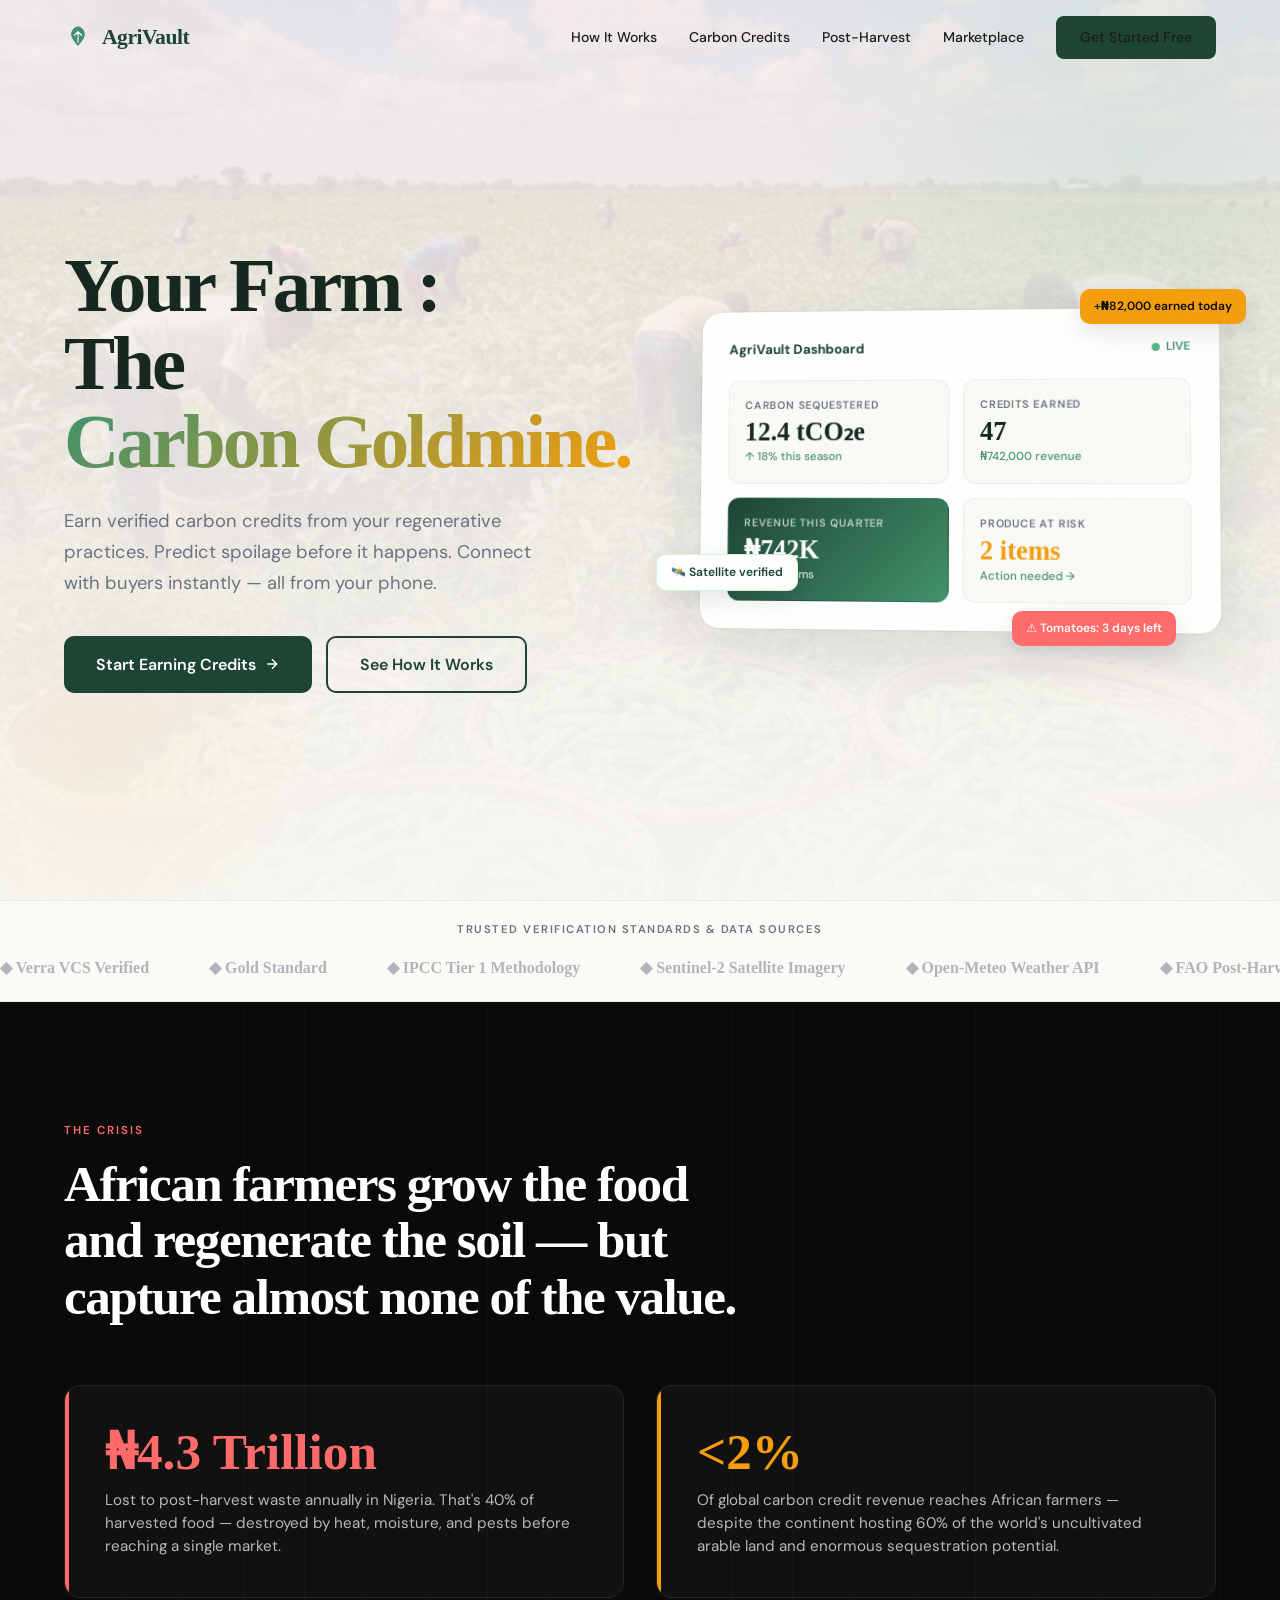
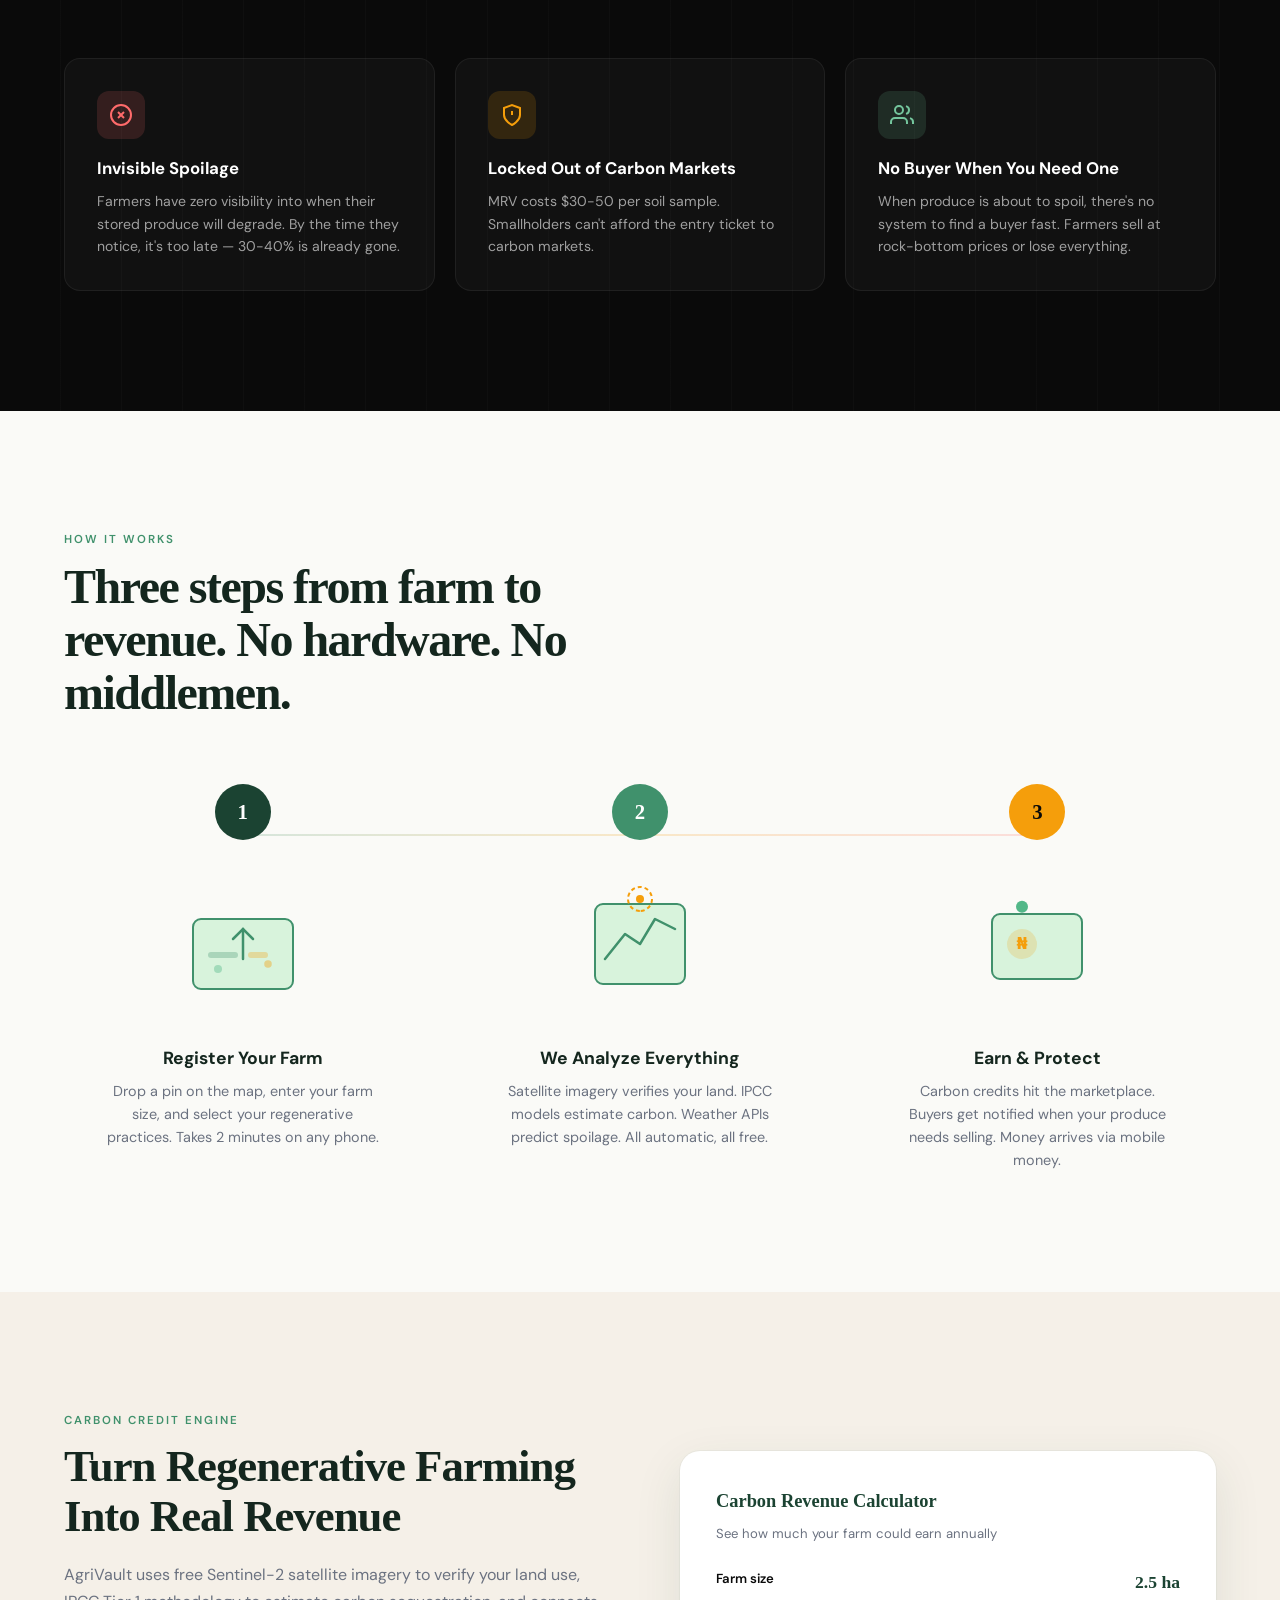
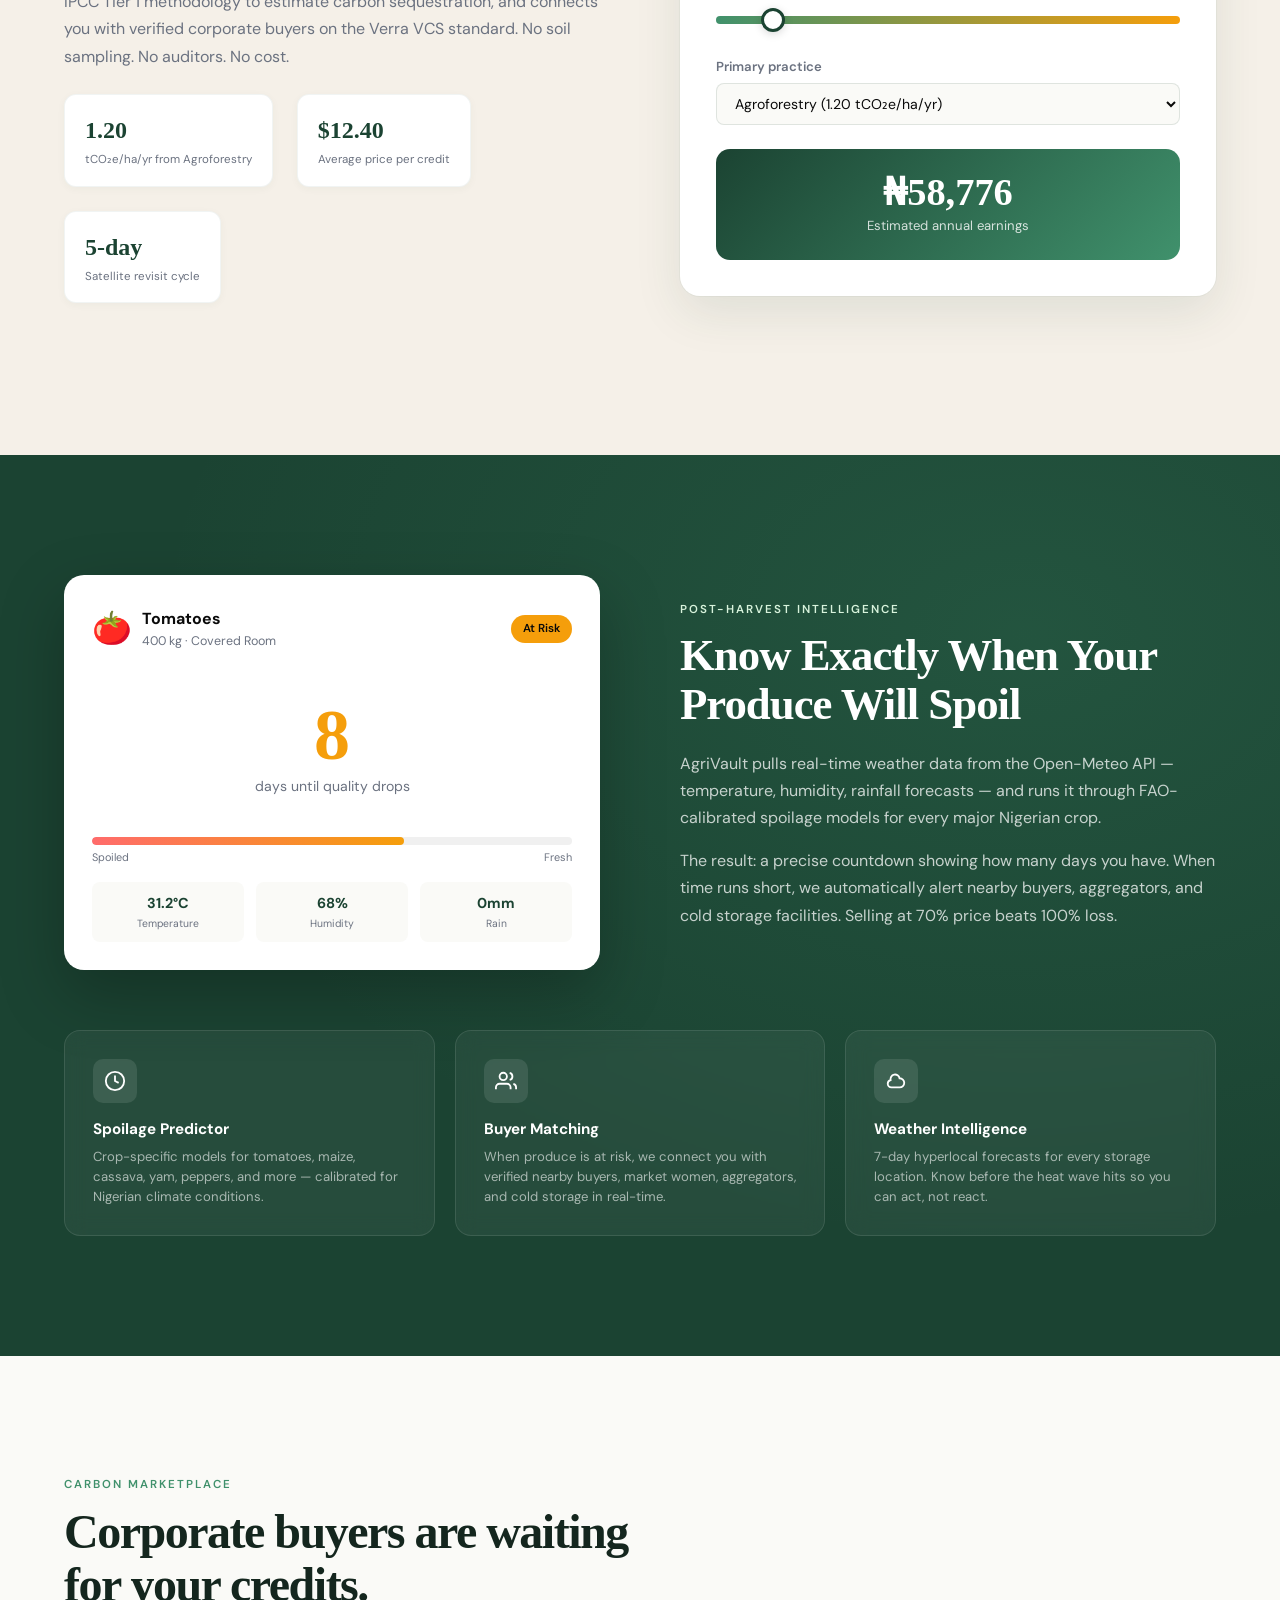
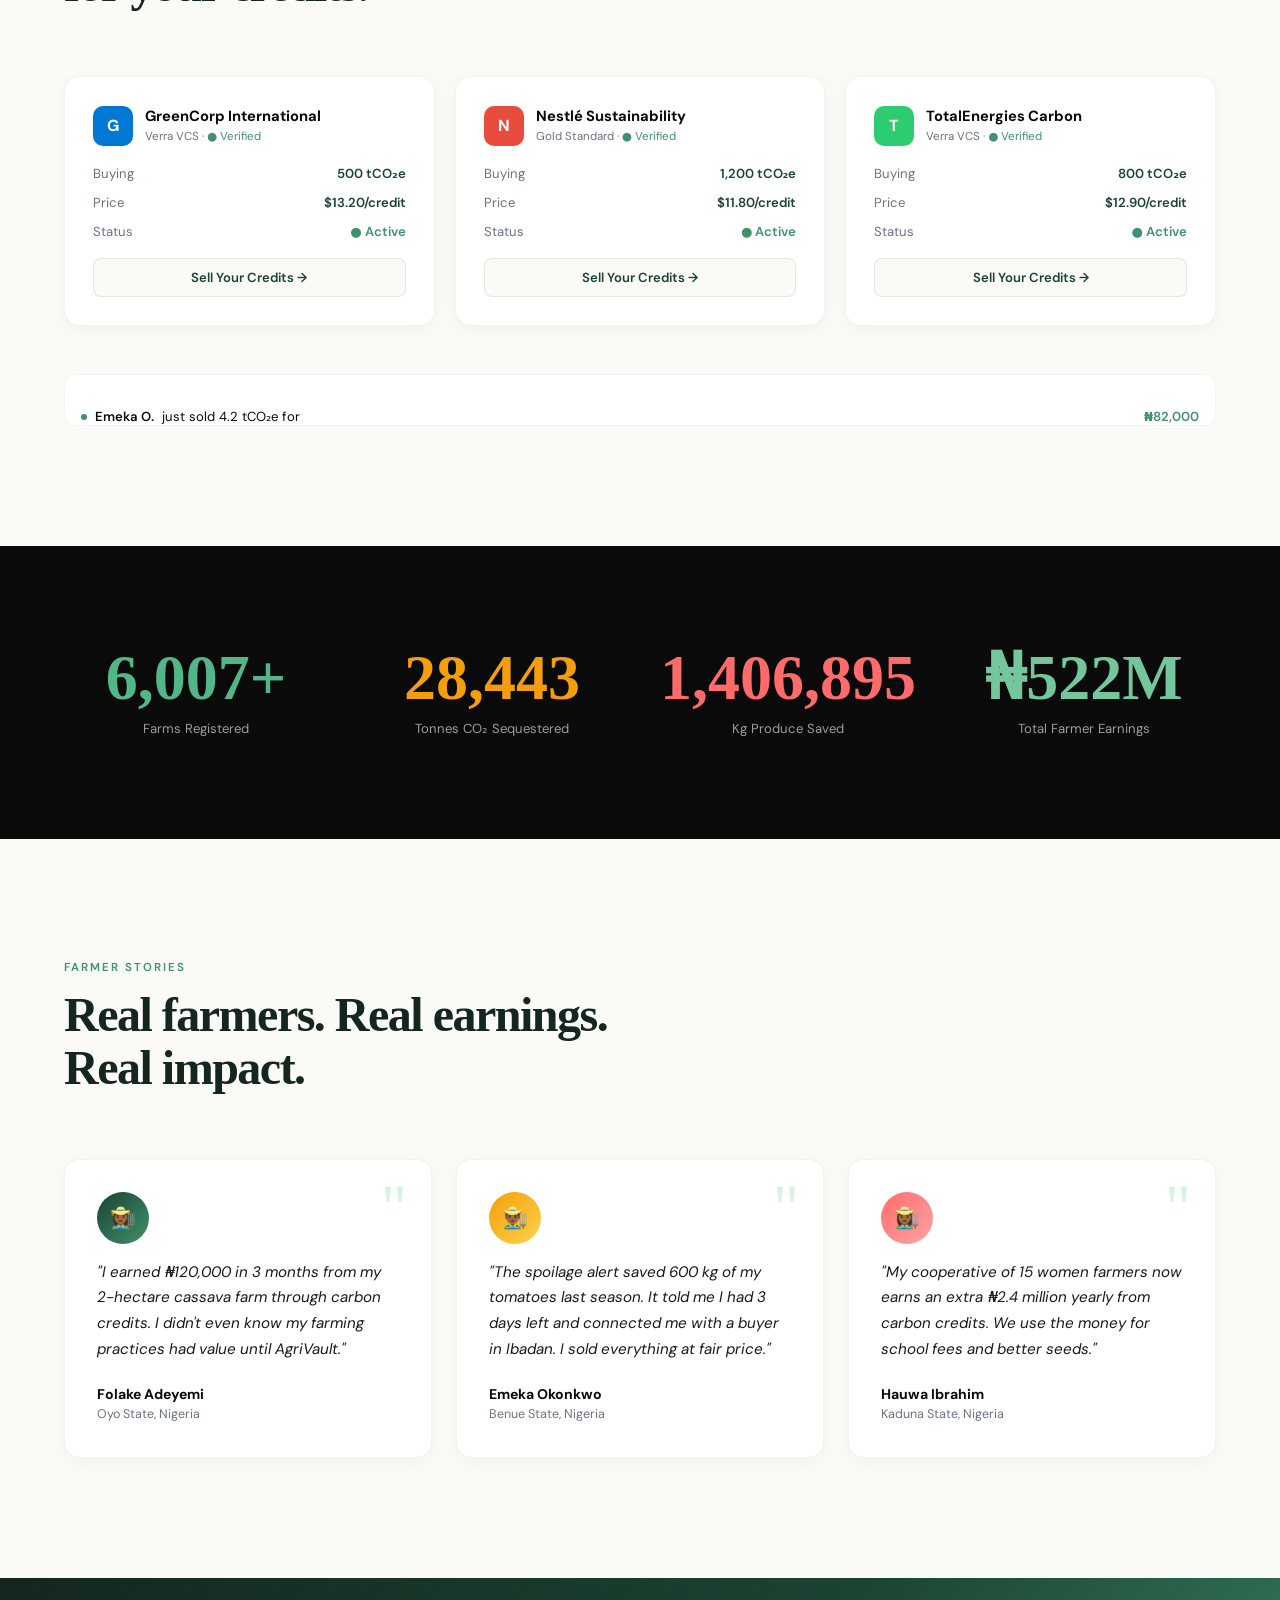
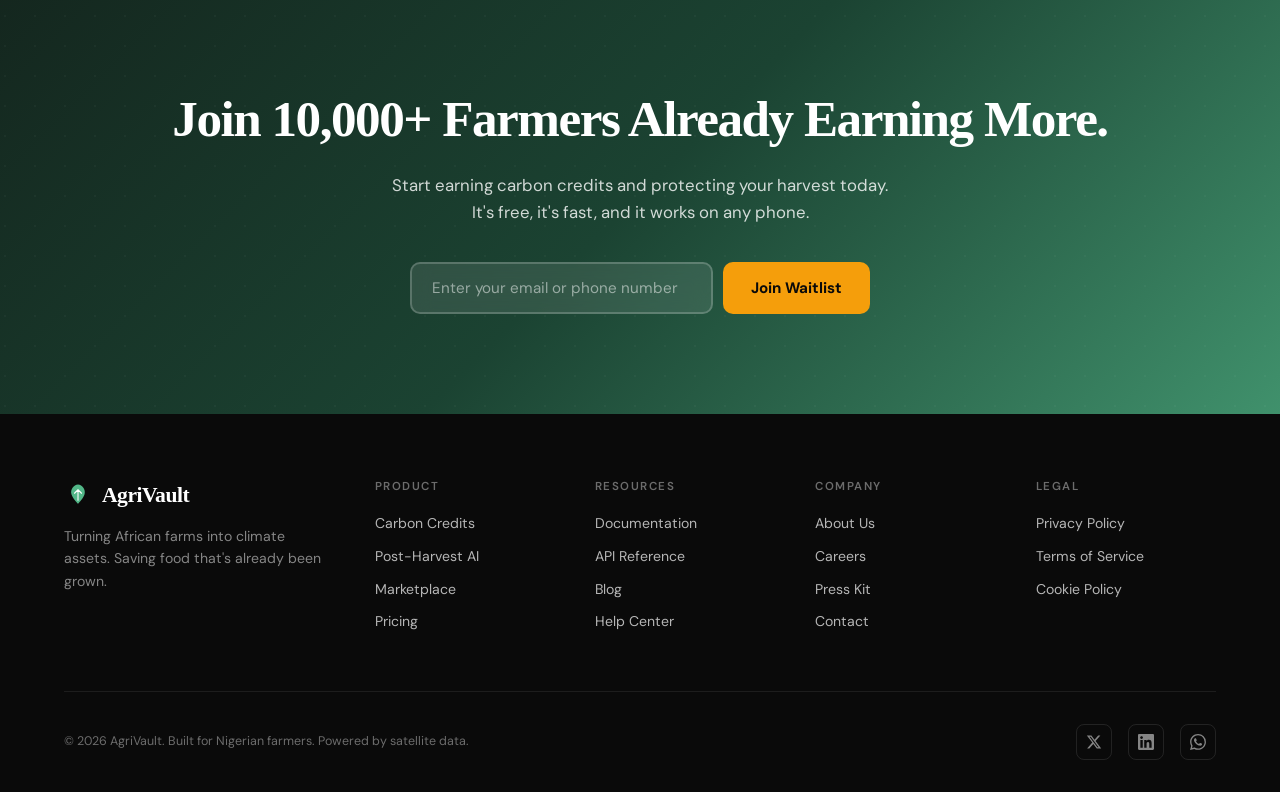
<file: index.html>
<!DOCTYPE html>
<html lang="en">

<head>
    <meta charset="UTF-8">
    <meta name="viewport" content="width=device-width, initial-scale=1.0">
    <title>AgriVault — Your Farm Is A Carbon Goldmine</title>
    <meta name="description"
        content="AgriVault helps Nigerian smallholder farmers earn verified carbon credits through regenerative farming and prevent post-harvest losses with AI-powered intelligence.">
    <link rel="preconnect" href="https://fonts.googleapis.com">
    <link rel="preconnect" href="https://api.fontshare.com">
    <link href="https://api.fontshare.com/v2/css?f[]=clash-display@700,600&display=swap" rel="stylesheet">
    <link href="https://fonts.googleapis.com/css2?family=DM+Sans:ital,wght@0,400;0,500;0,600;0,700;1,400&display=swap"
        rel="stylesheet">
    <style>
        :root {
            --forest: #1B4332;
            --forest-deep: #14261E;
            --leaf: #40916C;
            --leaf-light: #52B788;
            --mint: #74C69D;
            --pale: #D8F3DC;
            --cream: #FAFAF7;
            --cream-warm: #F5F0E8;
            --amber: #F59E0B;
            --coral: #FF6B6B;
            --black: #0A0A0A;
            --black-soft: #1A1A18;
            --gray: #6B7280;
            --font-display: 'Clash Display', 'Georgia', serif;
            --font-body: 'DM Sans', system-ui, sans-serif;
            --ease: cubic-bezier(.4, 0, .2, 1);
            --spring: cubic-bezier(.34, 1.56, .64, 1);
        }

        *,
        *::before,
        *::after {
            box-sizing: border-box;
            margin: 0;
            padding: 0
        }

        html {
            scroll-behavior: smooth;
            scroll-padding-top: 80px
        }

        body {
            font-family: var(--font-body);
            background: var(--cream);
            color: var(--black);
            line-height: 1.6;
            overflow-x: hidden;
            -webkit-font-smoothing: antialiased
        }

        ::selection {
            background: var(--leaf);
            color: white
        }

        body::before {
            content: '';
            position: fixed;
            inset: 0;
            z-index: 9999;
            pointer-events: none;
            opacity: .035;
            background-image: url("data:image/svg+xml,%3Csvg viewBox='0 0 256 256' xmlns='http://www.w3.org/2000/svg'%3E%3Cfilter id='n'%3E%3CfeTurbulence type='fractalNoise' baseFrequency='.85' numOctaves='4' stitchTiles='stitch'/%3E%3C/filter%3E%3Crect width='100%25' height='100%25' filter='url(%23n)'/%3E%3C/svg%3E")
        }

        .container {
            max-width: 1200px;
            margin: 0 auto;
            padding: 0 24px
        }

        .reveal {
            opacity: 0;
            transform: translateY(40px);
            transition: opacity .8s var(--ease), transform .8s var(--ease)
        }

        .reveal.visible {
            opacity: 1;
            transform: translateY(0)
        }

        .reveal.visible:nth-child(2) {
            transition-delay: .1s
        }

        .reveal.visible:nth-child(3) {
            transition-delay: .2s
        }

        .reveal.visible:nth-child(4) {
            transition-delay: .3s
        }

        /* NAV */
        .nav {
            position: fixed;
            top: 0;
            left: 0;
            right: 0;
            z-index: 1000;
            padding: 16px 0;
            transition: all .4s var(--ease)
        }

        .nav.scrolled {
            background: rgba(250, 250, 247, .72);
            backdrop-filter: blur(20px) saturate(1.8);
            -webkit-backdrop-filter: blur(20px) saturate(1.8);
            border-bottom: 1px solid rgba(27, 67, 50, .08);
            padding: 10px 0;
            box-shadow: 0 4px 30px rgba(27, 67, 50, .06)
        }

        .nav-inner {
            display: flex;
            align-items: center;
            justify-content: space-between;
            max-width: 1200px;
            margin: 0 auto;
            padding: 0 24px
        }

        .nav-logo {
            display: flex;
            align-items: center;
            gap: 10px;
            text-decoration: none;
            color: var(--forest);
            font-family: var(--font-display);
            font-size: 1.35rem;
            font-weight: 700;
            letter-spacing: -.5px
        }

        .nav-logo svg {
            transition: transform .3s var(--spring)
        }

        .nav-logo:hover svg {
            transform: rotate(-10deg) scale(1.1)
        }

        .nav-links {
            display: flex;
            align-items: center;
            gap: 32px
        }

        .nav-links a {
            text-decoration: none;
            color: var(--black-soft);
            font-size: .88rem;
            font-weight: 500;
            transition: color .2s;
            position: relative
        }

        .nav-links a::after {
            content: '';
            position: absolute;
            bottom: -4px;
            left: 0;
            width: 0;
            height: 2px;
            background: var(--leaf);
            transition: width .3s var(--ease)
        }

        .nav-links a:hover {
            color: var(--forest)
        }

        .nav-links a:hover::after {
            width: 100%
        }

        .nav-cta {
            padding: 10px 24px;
            background: var(--forest);
            color: white;
            border: none;
            border-radius: 8px;
            font-family: var(--font-body);
            font-size: .88rem;
            font-weight: 600;
            cursor: pointer;
            transition: all .3s var(--ease);
            text-decoration: none
        }

        .nav-cta:hover {
            background: var(--leaf);
            transform: translateY(-1px);
            box-shadow: 0 8px 24px rgba(64, 145, 108, .3)
        }

        /* Fixed: Hide toggle on desktop, style correctly */
        .mobile-toggle {
            display: none;
            background: none;
            border: none;
            cursor: pointer;
            padding: 4px;
        }

        /* HERO */
        /* HERO */
        .hero {
            min-height: 100vh;
            display: flex;
            align-items: center;
            padding: 120px 0 80px;
            position: relative;
            overflow: hidden;
            /* New Background Properties */
            background-image:
                linear-gradient(rgba(248, 237, 237, 0.85), rgba(250, 250, 247, 0.98)),
                /* Light overlay for text contrast */
                url('agrivault.jpg');
            background-size: cover;
            background-position: center;
            background-repeat: no-repeat;
        }

        .hero::before {
            content: '';
            position: absolute;
            top: -200px;
            right: -200px;
            width: 700px;
            height: 700px;
            border-radius: 50%;
            background: radial-gradient(circle, rgba(82, 183, 136, .12) 0%, transparent 70%);
            animation: heroPulse 8s ease-in-out infinite
        }

        .hero::after {
            content: '';
            position: absolute;
            bottom: -100px;
            left: -150px;
            width: 500px;
            height: 500px;
            border-radius: 50%;
            background: radial-gradient(circle, rgba(245, 158, 11, .06) 0%, transparent 70%);
            animation: heroPulse 10s ease-in-out infinite reverse
        }

        @keyframes heroPulse {

            0%,
            100% {
                transform: scale(1)
            }

            50% {
                transform: scale(1.15)
            }
        }

        .hero-inner {
            display: grid;
            grid-template-columns: 1.1fr 1fr;
            gap: 60px;
            align-items: center;
            position: relative;
            z-index: 1
        }

        .hero-text h1 {
            font-family: var(--font-display);
            font-size: clamp(3rem, 6vw, 5.5rem);
            font-weight: 700;
            line-height: 1.02;
            letter-spacing: -3px;
            color: var(--forest-deep);
            margin-bottom: 24px
        }

        .hero-text h1 span {
            display: inline-block;
            background: linear-gradient(135deg, var(--leaf) 0%, var(--amber) 100%);
            -webkit-background-clip: text;
            -webkit-text-fill-color: transparent;
            background-clip: text
        }

        .hero-sub {
            font-size: 1.15rem;
            color: var(--gray);
            max-width: 500px;
            margin-bottom: 36px;
            line-height: 1.7
        }

        .hero-ctas {
            display: flex;
            gap: 14px;
            flex-wrap: wrap
        }

        .btn-primary {
            display: inline-flex;
            align-items: center;
            gap: 8px;
            padding: 14px 32px;
            background: var(--forest);
            color: white;
            border: none;
            border-radius: 10px;
            font-family: var(--font-body);
            font-size: 1rem;
            font-weight: 600;
            cursor: pointer;
            transition: all .3s var(--ease);
            text-decoration: none;
            position: relative;
            overflow: hidden
        }

        .btn-primary:hover {
            background: var(--leaf);
            transform: translateY(-2px);
            box-shadow: 0 12px 32px rgba(64, 145, 108, .35)
        }

        .btn-ghost {
            display: inline-flex;
            align-items: center;
            gap: 8px;
            padding: 14px 32px;
            background: transparent;
            color: var(--forest);
            border: 2px solid var(--forest);
            border-radius: 10px;
            font-family: var(--font-body);
            font-size: 1rem;
            font-weight: 600;
            cursor: pointer;
            transition: all .3s var(--ease);
            text-decoration: none
        }

        .btn-ghost:hover {
            background: var(--forest);
            color: white;
            transform: translateY(-2px)
        }

        .hero-visual {
            position: relative
        }

        .dash-card {
            background: white;
            border-radius: 20px;
            padding: 28px;
            box-shadow: 0 20px 60px rgba(27, 67, 50, .12), 0 0 0 1px rgba(27, 67, 50, .06);
            position: relative;
            animation: cardFloat 6s ease-in-out infinite;
            transform: perspective(1000px) rotateY(-4deg) rotateX(2deg)
        }

        @keyframes cardFloat {

            0%,
            100% {
                transform: perspective(1000px) rotateY(-4deg) rotateX(2deg) translateY(0)
            }

            50% {
                transform: perspective(1000px) rotateY(-4deg) rotateX(2deg) translateY(-12px)
            }
        }

        .dash-header {
            display: flex;
            justify-content: space-between;
            align-items: center;
            margin-bottom: 20px
        }

        .dash-header h4 {
            font-size: .85rem;
            font-weight: 700;
            color: var(--forest)
        }

        .dash-live {
            display: flex;
            align-items: center;
            gap: 6px;
            font-size: .72rem;
            font-weight: 600;
            color: var(--leaf)
        }

        .dash-live::before {
            content: '';
            width: 8px;
            height: 8px;
            border-radius: 50%;
            background: var(--leaf-light);
            animation: livePulse 2s ease infinite
        }

        @keyframes livePulse {

            0%,
            100% {
                opacity: 1;
                box-shadow: 0 0 0 0 rgba(82, 183, 136, .5)
            }

            50% {
                opacity: .7;
                box-shadow: 0 0 0 6px rgba(82, 183, 136, 0)
            }
        }

        .dash-stats {
            display: grid;
            grid-template-columns: 1fr 1fr;
            gap: 14px
        }

        .dash-stat {
            padding: 16px;
            border-radius: 12px;
            background: var(--cream);
            border: 1px solid rgba(27, 67, 50, .06)
        }

        .dash-stat-label {
            font-size: .68rem;
            font-weight: 600;
            text-transform: uppercase;
            letter-spacing: .8px;
            color: var(--gray);
            margin-bottom: 4px
        }

        .dash-stat-val {
            font-family: var(--font-display);
            font-size: 1.65rem;
            font-weight: 700;
            color: var(--forest-deep);
            line-height: 1.1
        }

        .dash-stat-unit {
            font-size: .72rem;
            color: var(--leaf);
            margin-top: 2px;
            font-weight: 500
        }

        .dash-stat.highlight {
            background: linear-gradient(135deg, var(--forest), var(--leaf))
        }

        .dash-stat.highlight .dash-stat-label {
            color: rgba(255, 255, 255, .7)
        }

        .dash-stat.highlight .dash-stat-val {
            color: white
        }

        .dash-stat.highlight .dash-stat-unit {
            color: var(--pale)
        }

        .float-badge {
            position: absolute;
            padding: 8px 14px;
            border-radius: 10px;
            font-size: .75rem;
            font-weight: 600;
            box-shadow: 0 8px 24px rgba(0, 0, 0, .1);
            animation: badgeFloat 5s ease-in-out infinite;
            white-space: nowrap
        }

        @keyframes badgeFloat {

            0%,
            100% {
                transform: translateY(0)
            }

            50% {
                transform: translateY(-8px)
            }
        }

        .float-badge.b1 {
            top: -20px;
            right: -30px;
            background: var(--amber);
            color: var(--black);
            animation-delay: -1s
        }

        .float-badge.b2 {
            bottom: 40px;
            left: -40px;
            background: white;
            color: var(--forest);
            border: 1px solid var(--pale);
            animation-delay: -3s
        }

        .float-badge.b3 {
            bottom: -15px;
            right: 40px;
            background: var(--coral);
            color: white;
            animation-delay: -2s
        }

        /* TICKER STRIP */
        .ticker-section {
            background: var(--cream);
            border-top: 1px solid rgba(27, 67, 50, .08);
            border-bottom: 1px solid rgba(27, 67, 50, .08);
        }

        .ticker-strip {
            padding: 20px 0;
            overflow: hidden;
            position: relative;
        }

        .ticker-label {
            font-size: .7rem;
            font-weight: 600;
            text-transform: uppercase;
            letter-spacing: 1.5px;
            color: var(--gray);
            text-align: center;
            margin-bottom: 16px
        }

        .ticker-track {
            display: flex;
            gap: 60px;
            animation: tickerScroll 25s linear infinite;
            width: max-content
        }

        @keyframes tickerScroll {
            0% {
                transform: translateX(0)
            }

            100% {
                transform: translateX(-50%)
            }
        }

        .ticker-item {
            font-family: var(--font-display);
            font-size: 1rem;
            font-weight: 600;
            color: var(--gray);
            opacity: .5;
            white-space: nowrap;
            display: flex;
            align-items: center;
            gap: 8px
        }

        /* PROBLEM */
        .problem {
            background: var(--black);
            color: white;
            padding: 120px 0;
            position: relative;
            overflow: hidden
        }

        .problem::before {
            content: '';
            position: absolute;
            top: 0;
            left: 0;
            right: 0;
            bottom: 0;
            background: repeating-linear-gradient(90deg, transparent, transparent 60px, rgba(255, 255, 255, .02) 60px, rgba(255, 255, 255, .02) 61px);
            pointer-events: none
        }

        .problem-label {
            font-size: .72rem;
            font-weight: 600;
            text-transform: uppercase;
            letter-spacing: 2px;
            color: var(--coral);
            margin-bottom: 16px
        }

        .problem-headline {
            font-family: var(--font-display);
            font-size: clamp(2rem, 4vw, 3.2rem);
            font-weight: 700;
            letter-spacing: -1.5px;
            line-height: 1.1;
            max-width: 700px;
            margin-bottom: 60px
        }

        .problem-stats {
            display: grid;
            grid-template-columns: 1fr 1fr;
            gap: 32px;
            margin-bottom: 60px
        }

        .problem-stat {
            padding: 40px;
            border-radius: 16px;
            border: 1px solid rgba(255, 255, 255, .08);
            background: rgba(255, 255, 255, .03);
            position: relative;
            overflow: hidden
        }

        .problem-stat::before {
            content: '';
            position: absolute;
            top: 0;
            left: 0;
            width: 4px;
            height: 100%
        }

        .problem-stat:first-child::before {
            background: var(--coral)
        }

        .problem-stat:last-child::before {
            background: var(--amber)
        }

        .problem-stat .big-num {
            font-family: var(--font-display);
            font-size: clamp(2.2rem, 4vw, 3.5rem);
            font-weight: 700;
            line-height: 1;
            margin-bottom: 12px
        }

        .problem-stat:first-child .big-num {
            color: var(--coral)
        }

        .problem-stat:last-child .big-num {
            color: var(--amber)
        }

        .problem-stat p {
            font-size: .95rem;
            color: rgba(255, 255, 255, .7);
            line-height: 1.5
        }

        .pain-cards {
            display: grid;
            grid-template-columns: repeat(3, 1fr);
            gap: 20px
        }

        .pain-card {
            padding: 32px;
            border-radius: 16px;
            border: 1px solid rgba(255, 255, 255, .06);
            background: rgba(255, 255, 255, .03);
            transition: all .3s var(--ease)
        }

        .pain-card:hover {
            border-color: rgba(255, 255, 255, .15);
            background: rgba(255, 255, 255, .06);
            transform: translateY(-4px)
        }

        .pain-card-icon {
            width: 48px;
            height: 48px;
            border-radius: 12px;
            display: flex;
            align-items: center;
            justify-content: center;
            margin-bottom: 16px
        }

        .pain-card:nth-child(1) .pain-card-icon {
            background: rgba(255, 107, 107, .15);
            color: var(--coral)
        }

        .pain-card:nth-child(2) .pain-card-icon {
            background: rgba(245, 158, 11, .15);
            color: var(--amber)
        }

        .pain-card:nth-child(3) .pain-card-icon {
            background: rgba(116, 198, 157, .15);
            color: var(--mint)
        }

        .pain-card h4 {
            font-size: 1.05rem;
            font-weight: 700;
            margin-bottom: 8px
        }

        .pain-card p {
            font-size: .88rem;
            color: rgba(255, 255, 255, .6);
            line-height: 1.6
        }

        /* HOW IT WORKS */
        .how {
            padding: 120px 0;
            background: var(--cream);
            position: relative
        }

        .section-label {
            font-size: .72rem;
            font-weight: 600;
            text-transform: uppercase;
            letter-spacing: 2px;
            color: var(--leaf);
            margin-bottom: 12px
        }

        .section-title {
            font-family: var(--font-display);
            font-size: clamp(2rem, 4vw, 3rem);
            font-weight: 700;
            letter-spacing: -1.5px;
            color: var(--forest-deep);
            max-width: 600px;
            margin-bottom: 64px;
            line-height: 1.1
        }

        .steps {
            display: grid;
            grid-template-columns: repeat(3, 1fr);
            gap: 40px;
            position: relative
        }

        .steps::before {
            content: '';
            position: absolute;
            top: 50px;
            left: 15%;
            right: 15%;
            height: 2px;
            background: linear-gradient(90deg, var(--leaf), var(--amber), var(--coral));
            opacity: .2
        }

        .step {
            text-align: center;
            position: relative;
            z-index: 1
        }

        .step-num {
            width: 56px;
            height: 56px;
            border-radius: 50%;
            display: flex;
            align-items: center;
            justify-content: center;
            margin: 0 auto 24px;
            font-family: var(--font-display);
            font-size: 1.3rem;
            font-weight: 700;
            transition: all .3s var(--ease)
        }

        .step:nth-child(1) .step-num {
            background: var(--forest);
            color: white
        }

        .step:nth-child(2) .step-num {
            background: var(--leaf);
            color: white
        }

        .step:nth-child(3) .step-num {
            background: var(--amber);
            color: var(--black)
        }

        .step:hover .step-num {
            transform: scale(1.15);
            box-shadow: 0 8px 24px rgba(0, 0, 0, .15)
        }

        .step-illustration {
            width: 100%;
            height: 160px;
            margin-bottom: 20px;
            display: flex;
            align-items: center;
            justify-content: center
        }

        .step h4 {
            font-size: 1.1rem;
            font-weight: 700;
            margin-bottom: 8px;
            color: var(--forest-deep)
        }

        .step p {
            font-size: .9rem;
            color: var(--gray);
            line-height: 1.6;
            max-width: 280px;
            margin: 0 auto
        }

        /* CARBON FEATURE */
        .carbon-feature {
            padding: 120px 0;
            background: var(--cream-warm);
            position: relative;
            overflow: hidden
        }

        .carbon-inner {
            display: grid;
            grid-template-columns: 1fr 1fr;
            gap: 80px;
            align-items: center
        }

        .carbon-text h2 {
            font-family: var(--font-display);
            font-size: clamp(2rem, 3.5vw, 2.8rem);
            font-weight: 700;
            letter-spacing: -1px;
            color: var(--forest-deep);
            margin-bottom: 20px;
            line-height: 1.1
        }

        .carbon-text p {
            font-size: 1rem;
            color: var(--gray);
            line-height: 1.7;
            margin-bottom: 24px
        }

        .carbon-metrics {
            display: flex;
            gap: 24px;
            flex-wrap: wrap;
            margin-bottom: 32px
        }

        .carbon-metric {
            padding: 16px 20px;
            background: white;
            border-radius: 12px;
            border: 1px solid rgba(27, 67, 50, .06);
            box-shadow: 0 2px 8px rgba(27, 67, 50, .04)
        }

        .carbon-metric .val {
            font-family: var(--font-display);
            font-size: 1.5rem;
            font-weight: 700;
            color: var(--forest)
        }

        .carbon-metric .lbl {
            font-size: .72rem;
            color: var(--gray);
            margin-top: 2px
        }

        .calc-widget {
            background: white;
            border-radius: 20px;
            padding: 36px;
            box-shadow: 0 16px 48px rgba(27, 67, 50, .1), 0 0 0 1px rgba(27, 67, 50, .04);
            position: relative
        }

        .calc-widget h4 {
            font-family: var(--font-display);
            font-size: 1.15rem;
            font-weight: 700;
            color: var(--forest);
            margin-bottom: 6px
        }

        .calc-widget .sub {
            font-size: .82rem;
            color: var(--gray);
            margin-bottom: 24px
        }

        .calc-slider-wrap {
            margin-bottom: 24px
        }

        .calc-slider-label {
            display: flex;
            justify-content: space-between;
            font-size: .82rem;
            font-weight: 600;
            margin-bottom: 10px
        }

        .calc-slider-label .val {
            color: var(--forest);
            font-family: var(--font-display);
            font-size: 1.1rem
        }

        .calc-slider {
            -webkit-appearance: none;
            width: 100%;
            height: 8px;
            border-radius: 4px;
            background: linear-gradient(90deg, var(--leaf), var(--amber));
            outline: none;
            cursor: pointer
        }

        .calc-slider::-webkit-slider-thumb {
            -webkit-appearance: none;
            width: 24px;
            height: 24px;
            border-radius: 50%;
            background: white;
            border: 3px solid var(--forest);
            box-shadow: 0 2px 8px rgba(0, 0, 0, .15);
            cursor: pointer;
            transition: transform .2s
        }

        .calc-slider::-webkit-slider-thumb:hover {
            transform: scale(1.2)
        }

        .calc-select {
            width: 100%;
            padding: 10px 14px;
            border: 1.5px solid rgba(27, 67, 50, .12);
            border-radius: 8px;
            font-family: var(--font-body);
            font-size: .88rem;
            background: var(--cream);
            color: var(--black);
            outline: none;
            cursor: pointer;
            margin-bottom: 24px
        }

        .calc-select:focus {
            border-color: var(--leaf)
        }

        .calc-result {
            padding: 24px;
            border-radius: 14px;
            background: linear-gradient(135deg, var(--forest), var(--leaf));
            color: white;
            text-align: center
        }

        .calc-result .earning {
            font-family: var(--font-display);
            font-size: 2.4rem;
            font-weight: 700;
            line-height: 1;
            margin-bottom: 4px
        }

        .calc-result .earning-label {
            font-size: .82rem;
            opacity: .8
        }

        /* POST-HARVEST */
        .postharvest {
            padding: 120px 0;
            background: var(--forest);
            color: white;
            position: relative;
            overflow: hidden
        }

        .postharvest::before {
            content: '';
            position: absolute;
            inset: 0;
            background: radial-gradient(ellipse at 80% 20%, rgba(82, 183, 136, .15) 0%, transparent 60%);
            pointer-events: none
        }

        .ph-inner {
            display: grid;
            grid-template-columns: 1fr 1fr;
            gap: 80px;
            align-items: center
        }

        .spoilage-mockup {
            background: white;
            border-radius: 20px;
            padding: 28px;
            color: var(--black);
            box-shadow: 0 24px 64px rgba(0, 0, 0, .25);
            position: relative;
            animation: cardFloat 7s ease-in-out infinite
        }

        .spoilage-header {
            display: flex;
            justify-content: space-between;
            align-items: center;
            margin-bottom: 20px
        }

        .spoilage-crop {
            display: flex;
            align-items: center;
            gap: 10px
        }

        .spoilage-crop span:first-child {
            font-size: 2rem
        }

        .spoilage-crop-name {
            font-weight: 700;
            font-size: 1rem
        }

        .spoilage-crop-qty {
            font-size: .78rem;
            color: var(--gray)
        }

        .spoilage-badge {
            padding: 5px 12px;
            border-radius: 20px;
            font-size: .72rem;
            font-weight: 600;
            background: var(--amber);
            color: var(--black)
        }

        .spoilage-countdown {
            text-align: center;
            padding: 24px 0
        }

        .spoilage-countdown .big {
            font-family: var(--font-display);
            font-size: 4.5rem;
            font-weight: 700;
            color: var(--amber);
            line-height: 1;
            animation: countPulse 3s ease-in-out infinite
        }

        @keyframes countPulse {

            0%,
            100% {
                transform: scale(1)
            }

            50% {
                transform: scale(1.03)
            }
        }

        .spoilage-countdown .lbl {
            font-size: .88rem;
            color: var(--gray);
            margin-top: 4px
        }

        .spoilage-bar-wrap {
            margin: 16px 0
        }

        .spoilage-bar-bg {
            height: 8px;
            border-radius: 4px;
            background: #f0f0f0;
            overflow: hidden
        }

        .spoilage-bar-fill {
            height: 100%;
            border-radius: 4px;
            background: linear-gradient(90deg, var(--coral), var(--amber));
            width: 65%;
            animation: barPulse 4s ease-in-out infinite
        }

        @keyframes barPulse {

            0%,
            100% {
                width: 65%
            }

            50% {
                width: 60%
            }
        }

        .spoilage-bar-labels {
            display: flex;
            justify-content: space-between;
            font-size: .68rem;
            color: var(--gray);
            margin-top: 4px
        }

        .spoilage-wx {
            display: flex;
            gap: 12px;
            margin-top: 16px
        }

        .spoilage-wx-item {
            flex: 1;
            padding: 10px;
            border-radius: 8px;
            background: var(--cream);
            text-align: center
        }

        .spoilage-wx-val {
            font-weight: 700;
            font-size: .9rem;
            color: var(--forest)
        }

        .spoilage-wx-lbl {
            font-size: .65rem;
            color: var(--gray)
        }

        .ph-text h2 {
            font-family: var(--font-display);
            font-size: clamp(2rem, 3.5vw, 2.8rem);
            font-weight: 700;
            letter-spacing: -1px;
            margin-bottom: 20px;
            line-height: 1.1
        }

        .ph-text p {
            font-size: 1rem;
            color: rgba(255, 255, 255, .75);
            line-height: 1.7;
            margin-bottom: 16px
        }

        .ph-features {
            display: grid;
            grid-template-columns: repeat(3, 1fr);
            gap: 20px;
            margin-top: 60px;
            grid-column: 1/-1
        }

        .ph-feat {
            padding: 28px;
            border-radius: 16px;
            border: 1px solid rgba(255, 255, 255, .1);
            background: rgba(255, 255, 255, .05);
            transition: all .3s var(--ease);
            backdrop-filter: blur(10px)
        }

        .ph-feat:hover {
            border-color: rgba(255, 255, 255, .2);
            background: rgba(255, 255, 255, .08);
            transform: translateY(-4px)
        }

        .ph-feat-icon {
            width: 44px;
            height: 44px;
            border-radius: 10px;
            background: rgba(255, 255, 255, .1);
            display: flex;
            align-items: center;
            justify-content: center;
            margin-bottom: 14px
        }

        .ph-feat h4 {
            font-size: .95rem;
            font-weight: 700;
            margin-bottom: 6px
        }

        .ph-feat p {
            font-size: .82rem;
            color: rgba(255, 255, 255, .6);
            line-height: 1.5
        }

        /* MARKETPLACE */
        .marketplace {
            padding: 120px 0;
            background: var(--cream)
        }

        .market-buyers {
            display: grid;
            grid-template-columns: repeat(3, 1fr);
            gap: 20px;
            margin-bottom: 48px
        }

        .market-buyer {
            padding: 28px;
            background: white;
            border-radius: 16px;
            border: 1px solid rgba(27, 67, 50, .06);
            box-shadow: 0 4px 16px rgba(27, 67, 50, .04);
            transition: all .3s var(--ease);
            position: relative;
            overflow: hidden
        }

        .market-buyer:hover {
            box-shadow: 0 12px 36px rgba(27, 67, 50, .1);
            transform: translateY(-4px)
        }

        .market-buyer-header {
            display: flex;
            align-items: center;
            gap: 12px;
            margin-bottom: 16px
        }

        .market-buyer-logo {
            width: 40px;
            height: 40px;
            border-radius: 10px;
            display: flex;
            align-items: center;
            justify-content: center;
            color: white;
            font-weight: 700;
            font-size: 1rem;
            flex-shrink: 0
        }

        .market-buyer-name {
            font-weight: 700;
            font-size: .92rem
        }

        .market-buyer-std {
            font-size: .72rem;
            color: var(--gray)
        }

        .market-buyer-details {
            display: flex;
            flex-direction: column;
            gap: 8px;
            margin-bottom: 16px
        }

        .market-buyer-detail {
            display: flex;
            justify-content: space-between;
            font-size: .82rem
        }

        .market-buyer-detail .label {
            color: var(--gray)
        }

        .market-buyer-detail .val {
            font-weight: 600;
            color: var(--forest)
        }

        .market-buyer-cta {
            width: 100%;
            padding: 10px;
            background: var(--cream);
            color: var(--forest);
            border: 1.5px solid rgba(27, 67, 50, .1);
            border-radius: 8px;
            font-family: var(--font-body);
            font-size: .82rem;
            font-weight: 600;
            cursor: pointer;
            transition: all .2s
        }

        .market-buyer-cta:hover {
            background: var(--forest);
            color: white;
            border-color: var(--forest)
        }

        .tx-ticker {
            padding: 16px;
            border-radius: 12px;
            background: white;
            border: 1px solid rgba(27, 67, 50, .06);
            overflow: hidden;
            position: relative;
            height: 52px
        }

        .tx-ticker-track {
            display: flex;
            flex-direction: column;
            animation: txScroll 12s linear infinite
        }

        @keyframes txScroll {
            0% {
                transform: translateY(0)
            }

            100% {
                transform: translateY(-50%)
            }
        }

        .tx-item {
            display: flex;
            align-items: center;
            gap: 8px;
            padding: 6px 0;
            font-size: .82rem;
            white-space: nowrap;
            height: 52px;
            flex-shrink: 0
        }

        .tx-item .dot {
            width: 6px;
            height: 6px;
            border-radius: 50%;
            background: var(--leaf)
        }

        .tx-item .name {
            font-weight: 600
        }

        .tx-item .amount {
            color: var(--leaf);
            font-weight: 600;
            margin-left: auto
        }

        /* IMPACT */
        .impact {
            padding: 100px 0;
            background: var(--black);
            color: white;
            position: relative
        }

        .impact-grid {
            display: grid;
            grid-template-columns: repeat(4, 1fr);
            gap: 32px
        }

        .impact-stat {
            text-align: center
        }

        .impact-num {
            font-family: var(--font-display);
            font-size: clamp(2.5rem, 5vw, 4rem);
            font-weight: 700;
            line-height: 1;
            margin-bottom: 8px
        }

        .impact-stat:nth-child(1) .impact-num {
            color: var(--leaf-light)
        }

        .impact-stat:nth-child(2) .impact-num {
            color: var(--amber)
        }

        .impact-stat:nth-child(3) .impact-num {
            color: var(--coral)
        }

        .impact-stat:nth-child(4) .impact-num {
            color: var(--mint)
        }

        .impact-label {
            font-size: .82rem;
            color: rgba(255, 255, 255, .6)
        }

        /* TESTIMONIALS */
        .testimonials {
            padding: 120px 0;
            background: var(--cream)
        }

        .test-grid {
            display: grid;
            grid-template-columns: repeat(3, 1fr);
            gap: 24px
        }

        .test-card {
            padding: 32px;
            background: white;
            border-radius: 16px;
            border: 1px solid rgba(27, 67, 50, .06);
            box-shadow: 0 4px 16px rgba(27, 67, 50, .04);
            transition: all .3s var(--ease);
            position: relative
        }

        .test-card:hover {
            box-shadow: 0 12px 36px rgba(27, 67, 50, .1);
            transform: translateY(-4px)
        }

        .test-card::before {
            content: '"';
            font-family: var(--font-display);
            font-size: 4rem;
            color: var(--pale);
            position: absolute;
            top: 16px;
            right: 24px;
            line-height: 1
        }

        .test-avatar {
            width: 52px;
            height: 52px;
            border-radius: 50%;
            display: flex;
            align-items: center;
            justify-content: center;
            font-size: 1.3rem;
            margin-bottom: 16px
        }

        .test-card:nth-child(1) .test-avatar {
            background: linear-gradient(135deg, var(--forest), var(--leaf))
        }

        .test-card:nth-child(2) .test-avatar {
            background: linear-gradient(135deg, var(--amber), #FCD34D)
        }

        .test-card:nth-child(3) .test-avatar {
            background: linear-gradient(135deg, var(--coral), #FCA5A5)
        }

        .test-quote {
            font-size: .95rem;
            color: var(--black-soft);
            line-height: 1.7;
            margin-bottom: 20px;
            font-style: italic
        }

        .test-name {
            font-weight: 700;
            font-size: .88rem
        }

        .test-loc {
            font-size: .78rem;
            color: var(--gray)
        }

        /* CTA BANNER */
        .cta-banner {
            padding: 100px 0;
            background: linear-gradient(135deg, var(--forest-deep), var(--forest), var(--leaf));
            color: white;
            text-align: center;
            position: relative;
            overflow: hidden
        }

        .cta-banner::before {
            content: '';
            position: absolute;
            top: -50%;
            left: -50%;
            width: 200%;
            height: 200%;
            background: radial-gradient(circle, rgba(255, 255, 255, .03) 1px, transparent 1px);
            background-size: 30px 30px;
            animation: dotDrift 20s linear infinite
        }

        @keyframes dotDrift {
            0% {
                transform: translate(0)
            }

            100% {
                transform: translate(30px, 30px)
            }
        }

        .cta-banner h2 {
            font-family: var(--font-display);
            font-size: clamp(2rem, 4vw, 3.2rem);
            font-weight: 700;
            letter-spacing: -1.5px;
            margin-bottom: 12px;
            position: relative
        }

        .cta-banner .sub {
            font-size: 1.05rem;
            opacity: .8;
            margin-bottom: 36px;
            max-width: 500px;
            margin-left: auto;
            margin-right: auto;
            position: relative
        }

        .cta-form {
            display: flex;
            gap: 10px;
            max-width: 460px;
            margin: 0 auto;
            position: relative
        }

        .cta-input {
            flex: 1;
            padding: 14px 20px;
            border: 2px solid rgba(255, 255, 255, .2);
            border-radius: 10px;
            background: rgba(255, 255, 255, .1);
            color: white;
            font-family: var(--font-body);
            font-size: .95rem;
            outline: none;
            backdrop-filter: blur(10px);
            transition: border-color .2s
        }

        .cta-input::placeholder {
            color: rgba(255, 255, 255, .5)
        }

        .cta-input:focus {
            border-color: rgba(255, 255, 255, .5)
        }

        .cta-submit {
            padding: 14px 28px;
            background: var(--amber);
            color: var(--black);
            border: none;
            border-radius: 10px;
            font-family: var(--font-body);
            font-size: .95rem;
            font-weight: 700;
            cursor: pointer;
            transition: all .3s var(--ease);
            white-space: nowrap
        }

        .cta-submit:hover {
            transform: translateY(-2px);
            box-shadow: 0 8px 24px rgba(245, 158, 11, .35)
        }

        .cta-submit.success {
            background: var(--leaf-light);
            color: white
        }

        /* FOOTER */
        .footer {
            padding: 64px 0 32px;
            background: var(--black);
            color: white
        }

        .footer-top {
            display: grid;
            grid-template-columns: 1.5fr 1fr 1fr 1fr 1fr;
            gap: 40px;
            margin-bottom: 48px
        }

        .footer-brand p {
            font-size: .88rem;
            color: rgba(255, 255, 255, .5);
            margin-top: 12px;
            line-height: 1.6;
            max-width: 260px
        }

        .footer-col h5 {
            font-size: .72rem;
            font-weight: 600;
            text-transform: uppercase;
            letter-spacing: 1.5px;
            color: rgba(255, 255, 255, .4);
            margin-bottom: 16px
        }

        .footer-col a {
            display: block;
            font-size: .88rem;
            color: rgba(255, 255, 255, .7);
            text-decoration: none;
            margin-bottom: 10px;
            transition: color .2s
        }

        .footer-col a:hover {
            color: white
        }

        .footer-bottom {
            display: flex;
            justify-content: space-between;
            align-items: center;
            padding-top: 32px;
            border-top: 1px solid rgba(255, 255, 255, .08);
            font-size: .78rem;
            color: rgba(255, 255, 255, .4)
        }

        .footer-social {
            display: flex;
            gap: 16px
        }

        .footer-social a {
            width: 36px;
            height: 36px;
            border-radius: 8px;
            border: 1px solid rgba(255, 255, 255, .1);
            display: flex;
            align-items: center;
            justify-content: center;
            color: rgba(255, 255, 255, .5);
            text-decoration: none;
            transition: all .2s
        }

        .footer-social a:hover {
            border-color: var(--leaf);
            color: var(--leaf);
            background: rgba(64, 145, 108, .1)
        }

        /* RESPONSIVE */
        @media (max-width:1024px) {
            .hero-inner {
                grid-template-columns: 1fr;
                gap: 48px
            }

            .carbon-inner,
            .ph-inner {
                grid-template-columns: 1fr;
                gap: 48px
            }

            .footer-top {
                grid-template-columns: 1fr 1fr;
                gap: 32px
            }
        }

        @media (max-width:768px) {

            .mobile-toggle {
                display: block;
            }

            /* Responsive left drawer sliding menu */
            .nav-links {
                display: flex;
                flex-direction: column;
                position: fixed;
                top: 0;
                left: 0;
                height: 100vh;
                width: 280px;
                max-width: 80vw;
                background: var(--cream);
                padding: 90px 24px 32px;
                gap: 24px;
                border-right: 1px solid rgba(27, 67, 50, .08);
                box-shadow: 12px 0 40px rgba(27, 67, 50, .08);
                transform: translateX(-100%);
                transition: transform .4s var(--ease);
                align-items: flex-start;
                z-index: 999;
            }

            .nav-links.active {
                transform: translateX(0);
            }

            /* Hero: tighter on mobile, no giant bottom gap */
            .hero {
                padding: 100px 0 40px;
                min-height: auto
            }

            .hero-text h1 {
                letter-spacing: -1.5px
            }

            /* Ticker: flush beneath hero, slightly smaller text */
            .ticker-section {
                border-top: none;
            }

            .ticker-strip {
                padding: 14px 0
            }

            .ticker-label {
                font-size: .62rem;
                margin-bottom: 10px
            }

            .ticker-item {
                font-size: .82rem
            }

            .problem-stats {
                grid-template-columns: 1fr
            }

            .pain-cards {
                grid-template-columns: 1fr
            }

            .steps {
                grid-template-columns: 1fr;
                gap: 48px
            }

            .steps::before {
                display: none
            }

            .market-buyers {
                grid-template-columns: 1fr
            }

            .impact-grid {
                grid-template-columns: 1fr 1fr;
                gap: 40px
            }

            .test-grid {
                grid-template-columns: 1fr
            }

            .ph-features {
                grid-template-columns: 1fr
            }

            .footer-top {
                grid-template-columns: 1fr
            }

            .cta-form {
                flex-direction: column
            }

            .float-badge {
                display: none
            }

            .dash-card {
                transform: none;
                animation: none
            }
        }
    </style>
</head>

<body>

    <nav class="nav" id="nav">
        <div class="nav-inner">
            <a href="#" class="nav-logo">
                <svg width="28" height="28" viewBox="0 0 64 64" fill="none">
                    <path d="M32 8C22 8 14 20 17 30C20 40 29 48 32 52C35 48 44 40 47 30C50 20 42 8 32 8Z"
                        fill="#40916C" />
                    <path d="M32 20V44M24 28L32 20L40 28" stroke="white" stroke-width="2.5" stroke-linecap="round"
                        stroke-linejoin="round" />
                </svg>
                AgriVault
            </a>
            <div class="nav-links">
                <a href="#how">How It Works</a>
                <a href="#carbon">Carbon Credits</a>
                <a href="#postharvest">Post-Harvest</a>
                <a href="#marketplace">Marketplace</a>
                <a href="main.html" class="nav-cta">Get Started Free</a>
            </div>
            <button class="mobile-toggle" aria-label="Menu">
                <svg width="24" height="24" viewBox="0 0 24 24" fill="none" stroke="#1B4332" stroke-width="2">
                    <path d="M3 12h18M3 6h18M3 18h18" />
                </svg>
            </button>
        </div>
    </nav>

    <section class="hero" id="hero">
        <div class="container hero-inner">
            <div class="hero-text">
                <h1>Your Farm : <br>The<span>Carbon Goldmine.</span></h1>
                <p class="hero-sub">Earn verified carbon credits from your regenerative practices. Predict spoilage
                    before it happens. Connect with buyers instantly — all from your phone.</p>
                <div class="hero-ctas">
                    <a href="index.html" class="btn-primary">Start Earning Credits <svg width="16" height="16"
                            viewBox="0 0 24 24" fill="none" stroke="currentColor" stroke-width="2">
                            <path d="M5 12h14M12 5l7 7-7 7" />
                        </svg></a>
                    <a href="index.html" class="btn-ghost">See How It Works</a>
                </div>
            </div>
            <div class="hero-visual">
                <div class="dash-card">
                    <div class="dash-header">
                        <h4>AgriVault Dashboard</h4>
                        <div class="dash-live">LIVE</div>
                    </div>
                    <div class="dash-stats">
                        <div class="dash-stat">
                            <div class="dash-stat-label">Carbon Sequestered</div>
                            <div class="dash-stat-val"><span class="hero-counter" data-target="12.4"
                                    data-suffix=" tCO₂e" data-decimals="1">0</span></div>
                            <div class="dash-stat-unit">↑ 18% this season</div>
                        </div>
                        <div class="dash-stat">
                            <div class="dash-stat-label">Credits Earned</div>
                            <div class="dash-stat-val"><span class="hero-counter" data-target="47" data-suffix=""
                                    data-decimals="0">0</span></div>
                            <div class="dash-stat-unit">₦742,000 revenue</div>
                        </div>
                        <div class="dash-stat highlight">
                            <div class="dash-stat-label">Revenue This Quarter</div>
                            <div class="dash-stat-val"><span class="hero-counter" data-target="742" data-prefix="₦"
                                    data-suffix="K" data-decimals="0">0</span></div>
                            <div class="dash-stat-unit">From 3 farms</div>
                        </div>
                        <div class="dash-stat">
                            <div class="dash-stat-label">Produce At Risk</div>
                            <div class="dash-stat-val" style="color:var(--amber)"><span class="hero-counter"
                                    data-target="2" data-suffix=" items" data-decimals="0">0</span></div>
                            <div class="dash-stat-unit">Action needed →</div>
                        </div>
                    </div>
                </div>
                <div class="float-badge b1">+₦82,000 earned today</div>
                <div class="float-badge b2">🛰️ Satellite verified</div>
                <div class="float-badge b3">⚠️ Tomatoes: 3 days left</div>
            </div>
        </div>
    </section>

    <div class="ticker-section">
        <div class="ticker-strip">
            <div class="ticker-label">Trusted Verification Standards &amp; Data Sources</div>
            <div class="ticker-track">
                <div class="ticker-item">◆ Verra VCS Verified</div>
                <div class="ticker-item">◆ Gold Standard</div>
                <div class="ticker-item">◆ IPCC Tier 1 Methodology</div>
                <div class="ticker-item">◆ Sentinel-2 Satellite Imagery</div>
                <div class="ticker-item">◆ Open-Meteo Weather API</div>
                <div class="ticker-item">◆ FAO Post-Harvest Data</div>
                <div class="ticker-item">◆ ISRIC SoilGrids</div>
                <div class="ticker-item">◆ Google Earth Engine</div>
                <div class="ticker-item">◆ Verra VCS Verified</div>
                <div class="ticker-item">◆ Gold Standard</div>
                <div class="ticker-item">◆ IPCC Tier 1 Methodology</div>
                <div class="ticker-item">◆ Sentinel-2 Satellite Imagery</div>
                <div class="ticker-item">◆ Open-Meteo Weather API</div>
                <div class="ticker-item">◆ FAO Post-Harvest Data</div>
                <div class="ticker-item">◆ ISRIC SoilGrids</div>
                <div class="ticker-item">◆ Google Earth Engine</div>
            </div>
        </div>
    </div>

    <section class="problem" id="problem">
        <div class="container">
            <div class="reveal">
                <div class="problem-label">The Crisis</div>
                <h2 class="problem-headline">African farmers grow the food and regenerate the soil — but capture almost
                    none of the value.</h2>
            </div>
            <div class="problem-stats">
                <div class="problem-stat reveal">
                    <div class="big-num">₦4.3 Trillion</div>
                    <p>Lost to post-harvest waste annually in Nigeria. That's 40% of harvested food — destroyed by heat,
                        moisture, and pests before reaching a single market.</p>
                </div>
                <div class="problem-stat reveal">
                    <div class="big-num">&lt;2%</div>
                    <p>Of global carbon credit revenue reaches African farmers — despite the continent hosting 60% of
                        the world's uncultivated arable land and enormous sequestration potential.</p>
                </div>
            </div>
            <div class="pain-cards">
                <div class="pain-card reveal">
                    <div class="pain-card-icon"><svg width="24" height="24" viewBox="0 0 24 24" fill="none"
                            stroke="currentColor" stroke-width="2">
                            <circle cx="12" cy="12" r="10" />
                            <line x1="15" y1="9" x2="9" y2="15" />
                            <line x1="9" y1="9" x2="15" y2="15" />
                        </svg></div>
                    <h4>Invisible Spoilage</h4>
                    <p>Farmers have zero visibility into when their stored produce will degrade. By the time they
                        notice, it's too late — 30-40% is already gone.</p>
                </div>
                <div class="pain-card reveal">
                    <div class="pain-card-icon"><svg width="24" height="24" viewBox="0 0 24 24" fill="none"
                            stroke="currentColor" stroke-width="2">
                            <path d="M12 22s8-4 8-10V5l-8-3-8 3v7c0 6 8 10 8 10z" />
                            <path d="M12 8v4M12 16h.01" />
                        </svg></div>
                    <h4>Locked Out of Carbon Markets</h4>
                    <p>MRV costs $30-50 per soil sample. Smallholders can't afford the entry ticket to carbon markets.
                    </p>
                </div>
                <div class="pain-card reveal">
                    <div class="pain-card-icon"><svg width="24" height="24" viewBox="0 0 24 24" fill="none"
                            stroke="currentColor" stroke-width="2">
                            <path d="M17 21v-2a4 4 0 0 0-4-4H5a4 4 0 0 0-4 4v2" />
                            <circle cx="9" cy="7" r="4" />
                            <path d="M23 21v-2a4 4 0 0 0-3-3.87" />
                            <path d="M16 3.13a4 4 0 0 1 0 7.75" />
                        </svg></div>
                    <h4>No Buyer When You Need One</h4>
                    <p>When produce is about to spoil, there's no system to find a buyer fast. Farmers sell at
                        rock-bottom prices or lose everything.</p>
                </div>
            </div>
        </div>
    </section>

    <section class="how" id="how">
        <div class="container">
            <div class="reveal">
                <div class="section-label">How It Works</div>
                <h2 class="section-title">Three steps from farm to revenue. No hardware. No middlemen.</h2>
            </div>
            <div class="steps">
                <div class="step reveal">
                    <div class="step-num">1</div>
                    <div class="step-illustration">
                        <svg width="140" height="140" viewBox="0 0 140 140" fill="none">
                            <rect x="20" y="45" width="100" height="70" rx="8" fill="#D8F3DC" stroke="#40916C"
                                stroke-width="2" />
                            <path d="M60 65 L70 55 L80 65" stroke="#40916C" stroke-width="2.5" stroke-linecap="round" />
                            <line x1="70" y1="55" x2="70" y2="85" stroke="#40916C" stroke-width="2.5"
                                stroke-linecap="round" />
                            <circle cx="45" cy="95" r="4" fill="#52B788" opacity=".4">
                                <animate attributeName="r" values="4;6;4" dur="2s" repeatCount="indefinite" />
                            </circle>
                            <circle cx="95" cy="90" r="3" fill="#F59E0B" opacity=".4">
                                <animate attributeName="r" values="3;5;3" dur="2.5s" repeatCount="indefinite" />
                            </circle>
                            <rect x="35" y="78" width="30" height="6" rx="3" fill="#40916C" opacity=".3" />
                            <rect x="75" y="78" width="20" height="6" rx="3" fill="#F59E0B" opacity=".3" />
                        </svg>
                    </div>
                    <h4>Register Your Farm</h4>
                    <p>Drop a pin on the map, enter your farm size, and select your regenerative practices. Takes 2
                        minutes on any phone.</p>
                </div>
                <div class="step reveal">
                    <div class="step-num">2</div>
                    <div class="step-illustration">
                        <svg width="140" height="140" viewBox="0 0 140 140" fill="none">
                            <rect x="25" y="30" width="90" height="80" rx="8" fill="#D8F3DC" stroke="#40916C"
                                stroke-width="2" />
                            <path d="M35 85 L55 60 L70 70 L85 45 L105 55" stroke="#40916C" stroke-width="2.5"
                                stroke-linecap="round" stroke-linejoin="round" />
                            <circle cx="70" cy="25" r="12" fill="none" stroke="#F59E0B" stroke-width="2"
                                stroke-dasharray="4 3">
                                <animateTransform attributeName="transform" type="rotate" from="0 70 25" to="360 70 25"
                                    dur="8s" repeatCount="indefinite" />
                            </circle>
                            <circle cx="70" cy="25" r="4" fill="#F59E0B" />
                        </svg>
                    </div>
                    <h4>We Analyze Everything</h4>
                    <p>Satellite imagery verifies your land. IPCC models estimate carbon. Weather APIs predict spoilage.
                        All automatic, all free.</p>
                </div>
                <div class="step reveal">
                    <div class="step-num">3</div>
                    <div class="step-illustration">
                        <svg width="140" height="140" viewBox="0 0 140 140" fill="none">
                            <rect x="25" y="40" width="90" height="65" rx="8" fill="#D8F3DC" stroke="#40916C"
                                stroke-width="2" />
                            <circle cx="55" cy="70" r="15" fill="#F59E0B" opacity=".2" />
                            <text x="55" y="75" text-anchor="middle" font-size="16" font-weight="bold"
                                fill="#F59E0B">₦</text>
                            <circle cx="55" cy="38" r="6" fill="#52B788">
                                <animate attributeName="cy" values="38;30;38" dur="3s" repeatCount="indefinite" />
                            </circle>
                        </svg>
                    </div>
                    <h4>Earn &amp; Protect</h4>
                    <p>Carbon credits hit the marketplace. Buyers get notified when your produce needs selling. Money
                        arrives via mobile money.</p>
                </div>
            </div>
        </div>
    </section>

    <section class="carbon-feature" id="carbon">
        <div class="container carbon-inner">
            <div class="carbon-text reveal">
                <div class="section-label">Carbon Credit Engine</div>
                <h2>Turn Regenerative Farming Into Real Revenue</h2>
                <p>AgriVault uses free Sentinel-2 satellite imagery to verify your land use, IPCC Tier 1 methodology to
                    estimate carbon sequestration, and connects you with verified corporate buyers on the Verra VCS
                    standard. No soil sampling. No auditors. No cost.</p>
                <div class="carbon-metrics">
                    <div class="carbon-metric">
                        <div class="val">1.20</div>
                        <div class="lbl">tCO₂e/ha/yr from Agroforestry</div>
                    </div>
                    <div class="carbon-metric">
                        <div class="val">$12.40</div>
                        <div class="lbl">Average price per credit</div>
                    </div>
                    <div class="carbon-metric">
                        <div class="val">5-day</div>
                        <div class="lbl">Satellite revisit cycle</div>
                    </div>
                </div>
            </div>
            <div class="reveal">
                <div class="calc-widget">
                    <h4>Carbon Revenue Calculator</h4>
                    <p class="sub">See how much your farm could earn annually</p>
                    <div class="calc-slider-wrap">
                        <div class="calc-slider-label"><span>Farm size</span><span class="val" id="calcHaVal">2.5
                                ha</span></div>
                        <input type="range" class="calc-slider" id="calcSlider" min="0.5" max="20" step="0.5"
                            value="2.5">
                    </div>
                    <label
                        style="font-size:.82rem;font-weight:600;color:var(--gray);display:block;margin-bottom:6px">Primary
                        practice</label>
                    <select class="calc-select" id="calcPractice">
                        <option value="0.54">No-Till Farming (0.54 tCO₂e/ha/yr)</option>
                        <option value="1.20" selected>Agroforestry (1.20 tCO₂e/ha/yr)</option>
                        <option value="0.32">Cover Cropping (0.32 tCO₂e/ha/yr)</option>
                        <option value="0.28">Composting (0.28 tCO₂e/ha/yr)</option>
                        <option value="0.22">Mulching (0.22 tCO₂e/ha/yr)</option>
                        <option value="0.18">Crop Rotation (0.18 tCO₂e/ha/yr)</option>
                    </select>
                    <div class="calc-result">
                        <div class="earning" id="calcEarning">₦26,640</div>
                        <div class="earning-label">Estimated annual earnings</div>
                    </div>
                </div>
            </div>
        </div>
    </section>

    <section class="postharvest" id="postharvest">
        <div class="container">
            <div class="ph-inner">
                <div class="reveal">
                    <div class="spoilage-mockup">
                        <div class="spoilage-header">
                            <div class="spoilage-crop"><span>🍅</span>
                                <div>
                                    <div class="spoilage-crop-name">Tomatoes</div>
                                    <div class="spoilage-crop-qty">400 kg · Covered Room</div>
                                </div>
                            </div>
                            <div class="spoilage-badge">At Risk</div>
                        </div>
                        <div class="spoilage-countdown">
                            <div class="big" id="spoilageNum">8</div>
                            <div class="lbl">days until quality drops</div>
                        </div>
                        <div class="spoilage-bar-wrap">
                            <div class="spoilage-bar-bg">
                                <div class="spoilage-bar-fill"></div>
                            </div>
                            <div class="spoilage-bar-labels"><span>Spoiled</span><span>Fresh</span></div>
                        </div>
                        <div class="spoilage-wx">
                            <div class="spoilage-wx-item">
                                <div class="spoilage-wx-val">31.2°C</div>
                                <div class="spoilage-wx-lbl">Temperature</div>
                            </div>
                            <div class="spoilage-wx-item">
                                <div class="spoilage-wx-val">68%</div>
                                <div class="spoilage-wx-lbl">Humidity</div>
                            </div>
                            <div class="spoilage-wx-item">
                                <div class="spoilage-wx-val">0mm</div>
                                <div class="spoilage-wx-lbl">Rain</div>
                            </div>
                        </div>
                    </div>
                </div>
                <div class="ph-text reveal">
                    <div class="section-label" style="color:var(--pale)">Post-Harvest Intelligence</div>
                    <h2>Know Exactly When Your Produce Will Spoil</h2>
                    <p>AgriVault pulls real-time weather data from the Open-Meteo API — temperature, humidity, rainfall
                        forecasts — and runs it through FAO-calibrated spoilage models for every major Nigerian crop.
                    </p>
                    <p>The result: a precise countdown showing how many days you have. When time runs short, we
                        automatically alert nearby buyers, aggregators, and cold storage facilities. Selling at 70%
                        price beats 100% loss.</p>
                </div>
            </div>
            <div class="ph-features">
                <div class="ph-feat reveal">
                    <div class="ph-feat-icon"><svg width="22" height="22" viewBox="0 0 24 24" fill="none" stroke="white"
                            stroke-width="2">
                            <circle cx="12" cy="12" r="10" />
                            <polyline points="12 6 12 12 16 14" />
                        </svg></div>
                    <h4>Spoilage Predictor</h4>
                    <p>Crop-specific models for tomatoes, maize, cassava, yam, peppers, and more — calibrated for
                        Nigerian climate conditions.</p>
                </div>
                <div class="ph-feat reveal">
                    <div class="ph-feat-icon"><svg width="22" height="22" viewBox="0 0 24 24" fill="none" stroke="white"
                            stroke-width="2">
                            <path d="M17 21v-2a4 4 0 0 0-4-4H5a4 4 0 0 0-4 4v2" />
                            <circle cx="9" cy="7" r="4" />
                            <path d="M23 21v-2a4 4 0 0 0-3-3.87" />
                            <path d="M16 3.13a4 4 0 0 1 0 7.75" />
                        </svg></div>
                    <h4>Buyer Matching</h4>
                    <p>When produce is at risk, we connect you with verified nearby buyers, market women, aggregators,
                        and cold storage in real-time.</p>
                </div>
                <div class="ph-feat reveal">
                    <div class="ph-feat-icon"><svg width="22" height="22" viewBox="0 0 24 24" fill="none" stroke="white"
                            stroke-width="2">
                            <path
                                d="M3 15a4 4 0 0 0 4 4h9a5 5 0 1 0-.1-9.999 5.002 5.002 0 1 0-9.78 2.096A4.001 4.001 0 0 0 3 15z" />
                        </svg></div>
                    <h4>Weather Intelligence</h4>
                    <p>7-day hyperlocal forecasts for every storage location. Know before the heat wave hits so you can
                        act, not react.</p>
                </div>
            </div>
        </div>
    </section>

    <section class="marketplace" id="marketplace">
        <div class="container">
            <div class="reveal">
                <div class="section-label">Carbon Marketplace</div>
                <h2 class="section-title">Corporate buyers are waiting for your credits.</h2>
            </div>
            <div class="market-buyers">
                <div class="market-buyer reveal">
                    <div class="market-buyer-header">
                        <div class="market-buyer-logo" style="background:#0078D4">G</div>
                        <div>
                            <div class="market-buyer-name">GreenCorp International</div>
                            <div class="market-buyer-std">Verra VCS · <span style="color:var(--leaf)">● Verified</span>
                            </div>
                        </div>
                    </div>
                    <div class="market-buyer-details">
                        <div class="market-buyer-detail"><span class="label">Buying</span><span class="val">500
                                tCO₂e</span></div>
                        <div class="market-buyer-detail"><span class="label">Price</span><span
                                class="val">$13.20/credit</span></div>
                        <div class="market-buyer-detail"><span class="label">Status</span><span class="val"
                                style="color:var(--leaf)">● Active</span></div>
                    </div>
                    <button class="market-buyer-cta">Sell Your Credits →</button>
                </div>
                <div class="market-buyer reveal">
                    <div class="market-buyer-header">
                        <div class="market-buyer-logo" style="background:#E74C3C">N</div>
                        <div>
                            <div class="market-buyer-name">Nestlé Sustainability</div>
                            <div class="market-buyer-std">Gold Standard · <span style="color:var(--leaf)">●
                                    Verified</span></div>
                        </div>
                    </div>
                    <div class="market-buyer-details">
                        <div class="market-buyer-detail"><span class="label">Buying</span><span class="val">1,200
                                tCO₂e</span></div>
                        <div class="market-buyer-detail"><span class="label">Price</span><span
                                class="val">$11.80/credit</span></div>
                        <div class="market-buyer-detail"><span class="label">Status</span><span class="val"
                                style="color:var(--leaf)">● Active</span></div>
                    </div>
                    <button class="market-buyer-cta">Sell Your Credits →</button>
                </div>
                <div class="market-buyer reveal">
                    <div class="market-buyer-header">
                        <div class="market-buyer-logo" style="background:#2ECC71">T</div>
                        <div>
                            <div class="market-buyer-name">TotalEnergies Carbon</div>
                            <div class="market-buyer-std">Verra VCS · <span style="color:var(--leaf)">● Verified</span>
                            </div>
                        </div>
                    </div>
                    <div class="market-buyer-details">
                        <div class="market-buyer-detail"><span class="label">Buying</span><span class="val">800
                                tCO₂e</span></div>
                        <div class="market-buyer-detail"><span class="label">Price</span><span
                                class="val">$12.90/credit</span></div>
                        <div class="market-buyer-detail"><span class="label">Status</span><span class="val"
                                style="color:var(--leaf)">● Active</span></div>
                    </div>
                    <button class="market-buyer-cta">Sell Your Credits →</button>
                </div>
            </div>
            <div class="tx-ticker reveal">
                <div class="tx-ticker-track">
                    <div class="tx-item"><span class="dot"></span><span class="name">Emeka O.</span> just sold 4.2 tCO₂e
                        for <span class="amount">₦82,000</span></div>
                    <div class="tx-item"><span class="dot"></span><span class="name">Folake A.</span> earned 2.8 tCO₂e
                        credits from agroforestry <span class="amount">₦54,880</span></div>
                    <div class="tx-item"><span class="dot"></span><span class="name">Ibrahim M.</span> sold 500 kg maize
                        via buyer match <span class="amount">₦175,000</span></div>
                    <div class="tx-item"><span class="dot"></span><span class="name">Ngozi E.</span> just sold 6.1 tCO₂e
                        for <span class="amount">₦119,560</span></div>
                    <div class="tx-item"><span class="dot"></span><span class="name">Adamu B.</span> saved 300 kg
                        cassava with spoilage alert <span class="amount">₦105,000</span></div>
                    <div class="tx-item"><span class="dot"></span><span class="name">Emeka O.</span> just sold 4.2 tCO₂e
                        for <span class="amount">₦82,000</span></div>
                    <div class="tx-item"><span class="dot"></span><span class="name">Folake A.</span> earned 2.8 tCO₂e
                        credits from agroforestry <span class="amount">₦54,880</span></div>
                    <div class="tx-item"><span class="dot"></span><span class="name">Ibrahim M.</span> sold 500 kg maize
                        via buyer match <span class="amount">₦175,000</span></div>
                    <div class="tx-item"><span class="dot"></span><span class="name">Ngozi E.</span> just sold 6.1 tCO₂e
                        for <span class="amount">₦119,560</span></div>
                    <div class="tx-item"><span class="dot"></span><span class="name">Adamu B.</span> saved 300 kg
                        cassava with spoilage alert <span class="amount">₦105,000</span></div>
                </div>
            </div>
        </div>
    </section>

    <section class="impact" id="impact">
        <div class="container">
            <div class="impact-grid">
                <div class="impact-stat">
                    <div class="impact-num"><span class="counter" data-target="10247">0</span>+</div>
                    <div class="impact-label">Farms Registered</div>
                </div>
                <div class="impact-stat">
                    <div class="impact-num"><span class="counter" data-target="48520">0</span></div>
                    <div class="impact-label">Tonnes CO₂ Sequestered</div>
                </div>
                <div class="impact-stat">
                    <div class="impact-num"><span class="counter" data-target="2400000">0</span></div>
                    <div class="impact-label">Kg Produce Saved</div>
                </div>
                <div class="impact-stat">
                    <div class="impact-num">₦<span class="counter" data-target="890">0</span>M</div>
                    <div class="impact-label">Total Farmer Earnings</div>
                </div>
            </div>
        </div>
    </section>

    <section class="testimonials">
        <div class="container">
            <div class="reveal">
                <div class="section-label">Farmer Stories</div>
                <h2 class="section-title">Real farmers. Real earnings. Real impact.</h2>
            </div>
            <div class="test-grid">
                <div class="test-card reveal">
                    <div class="test-avatar">👩🏾‍🌾</div>
                    <p class="test-quote">"I earned ₦120,000 in 3 months from my 2-hectare cassava farm through carbon
                        credits. I didn't even know my farming practices had value until AgriVault."</p>
                    <div class="test-name">Folake Adeyemi</div>
                    <div class="test-loc">Oyo State, Nigeria</div>
                </div>
                <div class="test-card reveal">
                    <div class="test-avatar">👨🏾‍🌾</div>
                    <p class="test-quote">"The spoilage alert saved 600 kg of my tomatoes last season. It told me I had
                        3 days left and connected me with a buyer in Ibadan. I sold everything at fair price."</p>
                    <div class="test-name">Emeka Okonkwo</div>
                    <div class="test-loc">Benue State, Nigeria</div>
                </div>
                <div class="test-card reveal">
                    <div class="test-avatar">👩🏾‍🌾</div>
                    <p class="test-quote">"My cooperative of 15 women farmers now earns an extra ₦2.4 million yearly
                        from carbon credits. We use the money for school fees and better seeds."</p>
                    <div class="test-name">Hauwa Ibrahim</div>
                    <div class="test-loc">Kaduna State, Nigeria</div>
                </div>
            </div>
        </div>
    </section>

    <section class="cta-banner" id="cta">
        <div class="container">
            <h2 class="reveal">Join 10,000+ Farmers Already Earning More.</h2>
            <p class="sub reveal">Start earning carbon credits and protecting your harvest today. It's free, it's fast,
                and it works on any phone.</p>
            <div class="cta-form reveal">
                <input type="email" class="cta-input" placeholder="Enter your email or phone number" id="ctaEmail">
                <button class="cta-submit" id="ctaBtn" onclick="handleCTA()">Join Waitlist</button>
            </div>
        </div>
    </section>

    <footer class="footer">
        <div class="container">
            <div class="footer-top">
                <div class="footer-brand">
                    <a href="#" class="nav-logo" style="color:white">
                        <svg width="28" height="28" viewBox="0 0 64 64" fill="none">
                            <path d="M32 8C22 8 14 20 17 30C20 40 29 48 32 52C35 48 44 40 47 30C50 20 42 8 32 8Z"
                                fill="#52B788" />
                            <path d="M32 20V44M24 28L32 20L40 28" stroke="white" stroke-width="2.5"
                                stroke-linecap="round" stroke-linejoin="round" />
                        </svg>
                        AgriVault
                    </a>
                    <p>Turning African farms into climate assets. Saving food that's already been grown.</p>
                </div>
                <div class="footer-col">
                    <h5>Product</h5><a href="#carbon">Carbon Credits</a><a href="#postharvest">Post-Harvest AI</a><a
                        href="#marketplace">Marketplace</a><a href="#">Pricing</a>
                </div>
                <div class="footer-col">
                    <h5>Resources</h5><a href="#">Documentation</a><a href="#">API Reference</a><a href="#">Blog</a><a
                        href="#">Help Center</a>
                </div>
                <div class="footer-col">
                    <h5>Company</h5><a href="#">About Us</a><a href="#">Careers</a><a href="#">Press Kit</a><a
                        href="#">Contact</a>
                </div>
                <div class="footer-col">
                    <h5>Legal</h5><a href="#">Privacy Policy</a><a href="#">Terms of Service</a><a href="#">Cookie
                        Policy</a>
                </div>
            </div>
            <div class="footer-bottom">
                <span>© 2026 AgriVault. Built for Nigerian farmers. Powered by satellite data.</span>
                <div class="footer-social">
                    <a href="#" aria-label="X/Twitter"><svg width="16" height="16" viewBox="0 0 24 24"
                            fill="currentColor">
                            <path
                                d="M18.244 2.25h3.308l-7.227 8.26 8.502 11.24H16.17l-5.214-6.817L4.99 21.75H1.68l7.73-8.835L1.254 2.25H8.08l4.713 6.231zm-1.161 17.52h1.833L7.084 4.126H5.117z" />
                        </svg></a>
                    <a href="#" aria-label="LinkedIn"><svg width="16" height="16" viewBox="0 0 24 24"
                            fill="currentColor">
                            <path
                                d="M20.447 20.452h-3.554v-5.569c0-1.328-.027-3.037-1.852-3.037-1.853 0-2.136 1.445-2.136 2.939v5.667H9.351V9h3.414v1.561h.046c.477-.9 1.637-1.85 3.37-1.85 3.601 0 4.267 2.37 4.267 5.455v6.286zM5.337 7.433c-1.144 0-2.063-.926-2.063-2.065 0-1.138.92-2.063 2.063-2.063 1.14 0 2.064.925 2.064 2.063 0 1.139-.925 2.065-2.064 2.065zm1.782 13.019H3.555V9h3.564v11.452zM22.225 0H1.771C.792 0 0 .774 0 1.729v20.542C0 23.227.792 24 1.771 24h20.451C23.2 24 24 23.227 24 22.271V1.729C24 .774 23.2 0 22.222 0h.003z" />
                        </svg></a>
                    <a href="#" aria-label="WhatsApp"><svg width="16" height="16" viewBox="0 0 24 24"
                            fill="currentColor">
                            <path
                                d="M17.472 14.382c-.297-.149-1.758-.867-2.03-.967-.273-.099-.471-.148-.67.15-.197.297-.767.966-.94 1.164-.173.199-.347.223-.644.075-.297-.15-1.255-.463-2.39-1.475-.883-.788-1.48-1.761-1.653-2.059-.173-.297-.018-.458.13-.606.134-.133.298-.347.446-.52.149-.174.198-.298.298-.497.099-.198.05-.371-.025-.52-.075-.149-.669-1.612-.916-2.207-.242-.579-.487-.5-.669-.51-.173-.008-.371-.01-.57-.01-.198 0-.52.074-.792.372-.272.297-1.04 1.016-1.04 2.479 0 1.462 1.065 2.875 1.213 3.074.149.198 2.096 3.2 5.077 4.487.709.306 1.262.489 1.694.625.712.227 1.36.195 1.871.118.571-.085 1.758-.719 2.006-1.413.248-.694.248-1.289.173-1.413-.074-.124-.272-.198-.57-.347m-5.421 7.403h-.004a9.87 9.87 0 01-5.031-1.378l-.361-.214-3.741.982.998-3.648-.235-.374a9.86 9.86 0 01-1.51-5.26c.001-5.45 4.436-9.884 9.888-9.884 2.64 0 5.122 1.03 6.988 2.898a9.825 9.825 0 012.893 6.994c-.003 5.45-4.437 9.884-9.885 9.884m8.413-18.297A11.815 11.815 0 0012.05 0C5.495 0 .16 5.335.157 11.892c0 2.096.547 4.142 1.588 5.945L.057 24l6.305-1.654a11.882 11.882 0 005.683 1.448h.005c6.554 0 11.89-5.335 11.893-11.893a11.821 11.821 0 00-3.48-8.413z" />
                        </svg></a>
                </div>
            </div>
        </div>
    </footer>

    <script>
        // NAV SCROLL
        const nav = document.getElementById('nav');
        window.addEventListener('scroll', () => { nav.classList.toggle('scrolled', window.scrollY > 40); }, { passive: true });

        // REVEAL
        const revealObs = new IntersectionObserver((entries) => {
            entries.forEach(e => { if (e.isIntersecting) { e.target.classList.add('visible'); revealObs.unobserve(e.target); } });
        }, { threshold: 0.15, rootMargin: '0px 0px -40px 0px' });
        document.querySelectorAll('.reveal').forEach(el => revealObs.observe(el));

        // COUNTERS
        function animateCounter(el, target, duration = 2000) {
            const start = performance.now();
            const isLarge = target > 10000;
            function update(now) {
                const progress = Math.min((now - start) / duration, 1);
                const eased = 1 - Math.pow(1 - progress, 4);
                const current = Math.round(target * eased);
                el.textContent = isLarge ? current.toLocaleString() : current;
                if (progress < 1) requestAnimationFrame(update);
            }
            requestAnimationFrame(update);
        }
        const counterObs = new IntersectionObserver((entries) => {
            entries.forEach(e => { if (e.isIntersecting) { animateCounter(e.target, parseInt(e.target.dataset.target), 2500); counterObs.unobserve(e.target); } });
        }, { threshold: 0.3 });
        document.querySelectorAll('.counter').forEach(el => counterObs.observe(el));

        const heroCounterObs = new IntersectionObserver((entries) => {
            entries.forEach(e => {
                if (e.isIntersecting) {
                    const el = e.target;
                    const target = parseFloat(el.dataset.target);
                    const decimals = parseInt(el.dataset.decimals || '0');
                    const prefix = el.dataset.prefix || '';
                    const suffix = el.dataset.suffix || '';
                    const start = performance.now();
                    function update(now) {
                        const progress = Math.min((now - start) / 1800, 1);
                        const eased = 1 - Math.pow(1 - progress, 4);
                        const current = target * eased;
                        el.textContent = prefix + (decimals > 0 ? current.toFixed(decimals) : Math.round(current)) + suffix;
                        if (progress < 1) requestAnimationFrame(update);
                    }
                    requestAnimationFrame(update);
                    heroCounterObs.unobserve(el);
                }
            });
        }, { threshold: 0.5 });
        document.querySelectorAll('.hero-counter').forEach(el => heroCounterObs.observe(el));

        // CALCULATOR
        const calcSlider = document.getElementById('calcSlider');
        const calcPractice = document.getElementById('calcPractice');
        function updateCalc() {
            const ha = parseFloat(calcSlider.value);
            const rate = parseFloat(calcPractice.value);
            document.getElementById('calcHaVal').textContent = ha + ' ha';
            document.getElementById('calcEarning').textContent = '₦' + Math.round(ha * rate * 12.40 * 1580).toLocaleString();
        }
        calcSlider.addEventListener('input', updateCalc);
        calcPractice.addEventListener('change', updateCalc);
        updateCalc();

        // SPOILAGE
        setInterval(() => {
            const el = document.getElementById('spoilageNum');
            if (el) el.textContent = Math.max(1, 8 + (Math.random() > .92 ? -1 : 0));
        }, 4000);

        // CTA
        function handleCTA() {
            const btn = document.getElementById('ctaBtn');
            const email = document.getElementById('ctaEmail').value;
            if (!email) { document.getElementById('ctaEmail').style.borderColor = 'var(--coral)'; return; }
            btn.textContent = '✓ You\'re In!';
            btn.classList.add('success');
            btn.style.pointerEvents = 'none';
            document.getElementById('ctaEmail').style.display = 'none';
        }

        // SMOOTH SCROLL
        document.querySelectorAll('a[href^="#"]').forEach(a => {
            a.addEventListener('click', e => {
                const target = document.querySelector(a.getAttribute('href'));
                if (target) { e.preventDefault(); target.scrollIntoView({ behavior: 'smooth' }); }
            });
        });

        // MOBILE MENU TOGGLE
        const mobileToggle = document.querySelector('.mobile-toggle');
        const navLinks = document.querySelector('.nav-links');

        // Toggle menu open/close
        mobileToggle.addEventListener('click', () => {
            navLinks.classList.toggle('active');
        });

        // Close menu when a link is clicked
        navLinks.querySelectorAll('a').forEach(link => {
            link.addEventListener('click', () => {
                navLinks.classList.remove('active');
            });
        });

        // Close menu if user clicks outside of the drawer
        document.addEventListener('click', (e) => {
            if (navLinks.classList.contains('active') &&
                !navLinks.contains(e.target) &&
                !mobileToggle.contains(e.target)) {
                navLinks.classList.remove('active');
            }
        });
    </script>
</body>

</html>
</file>
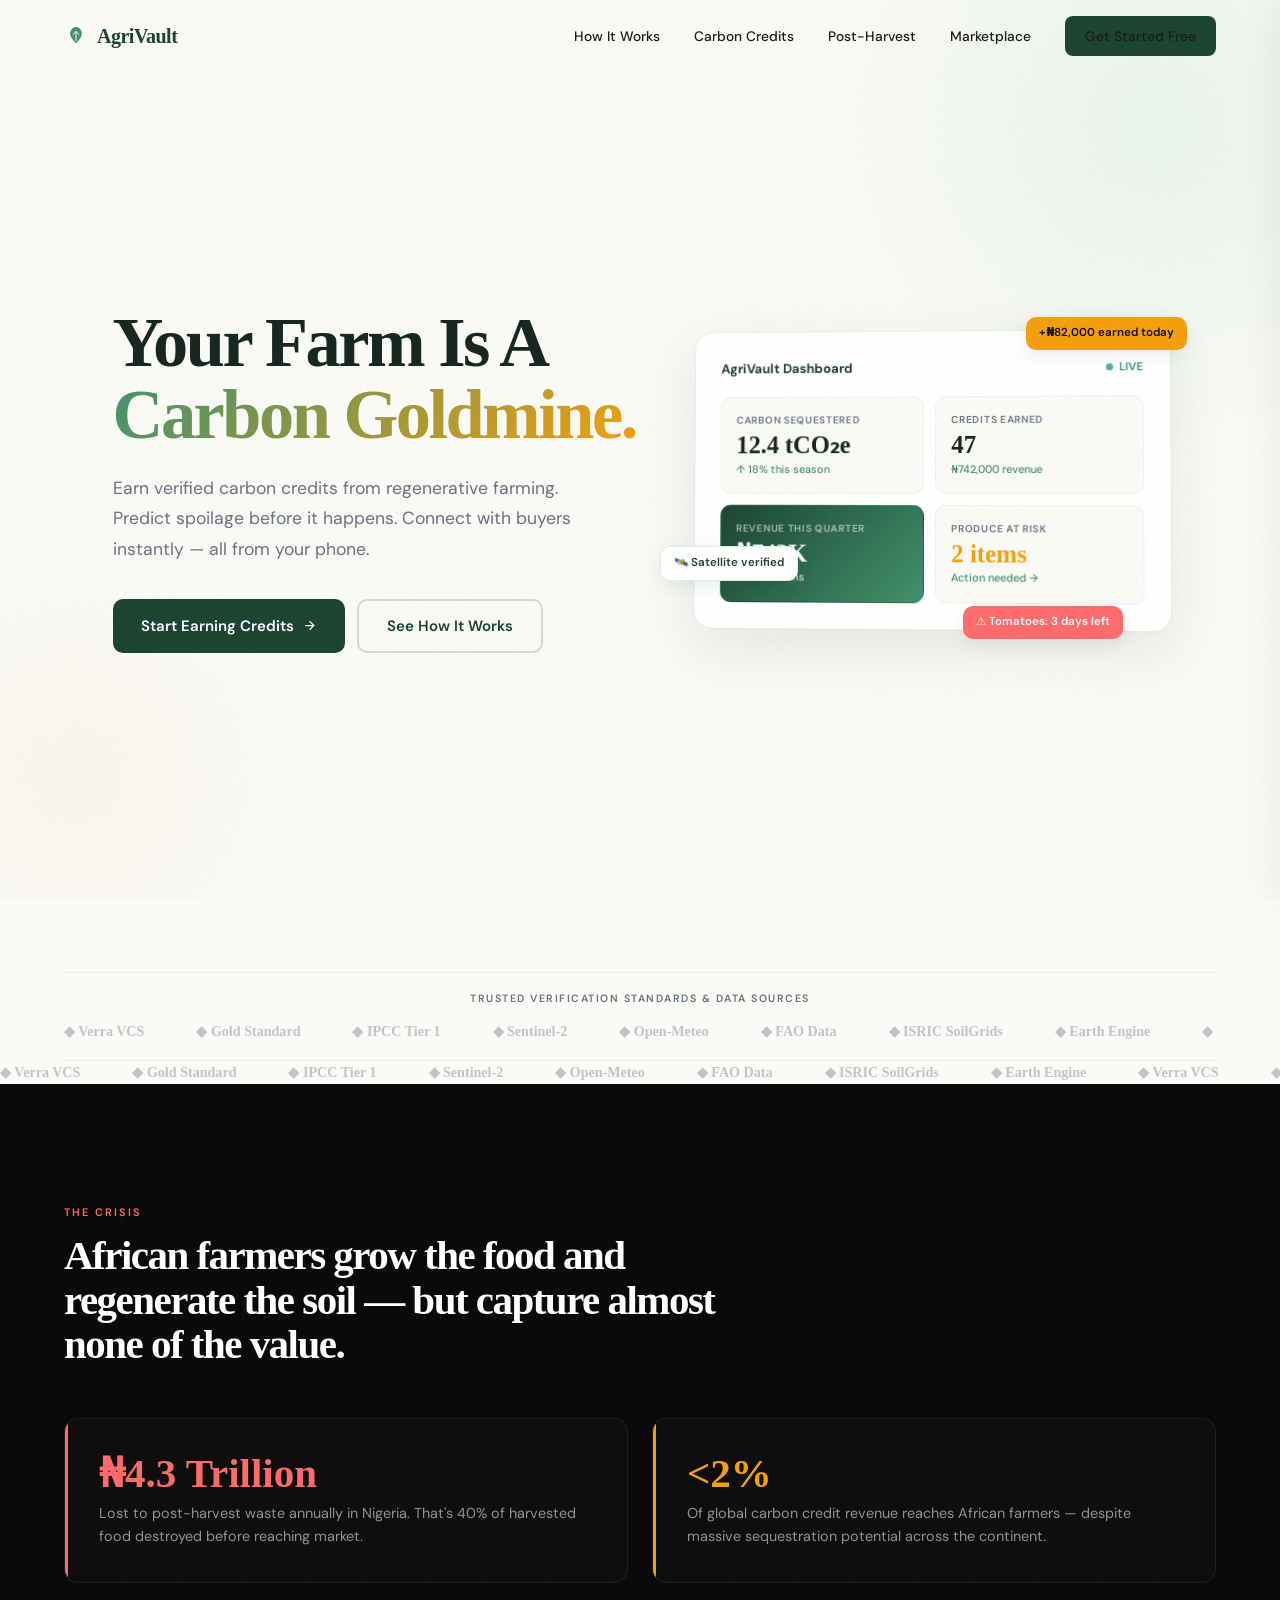
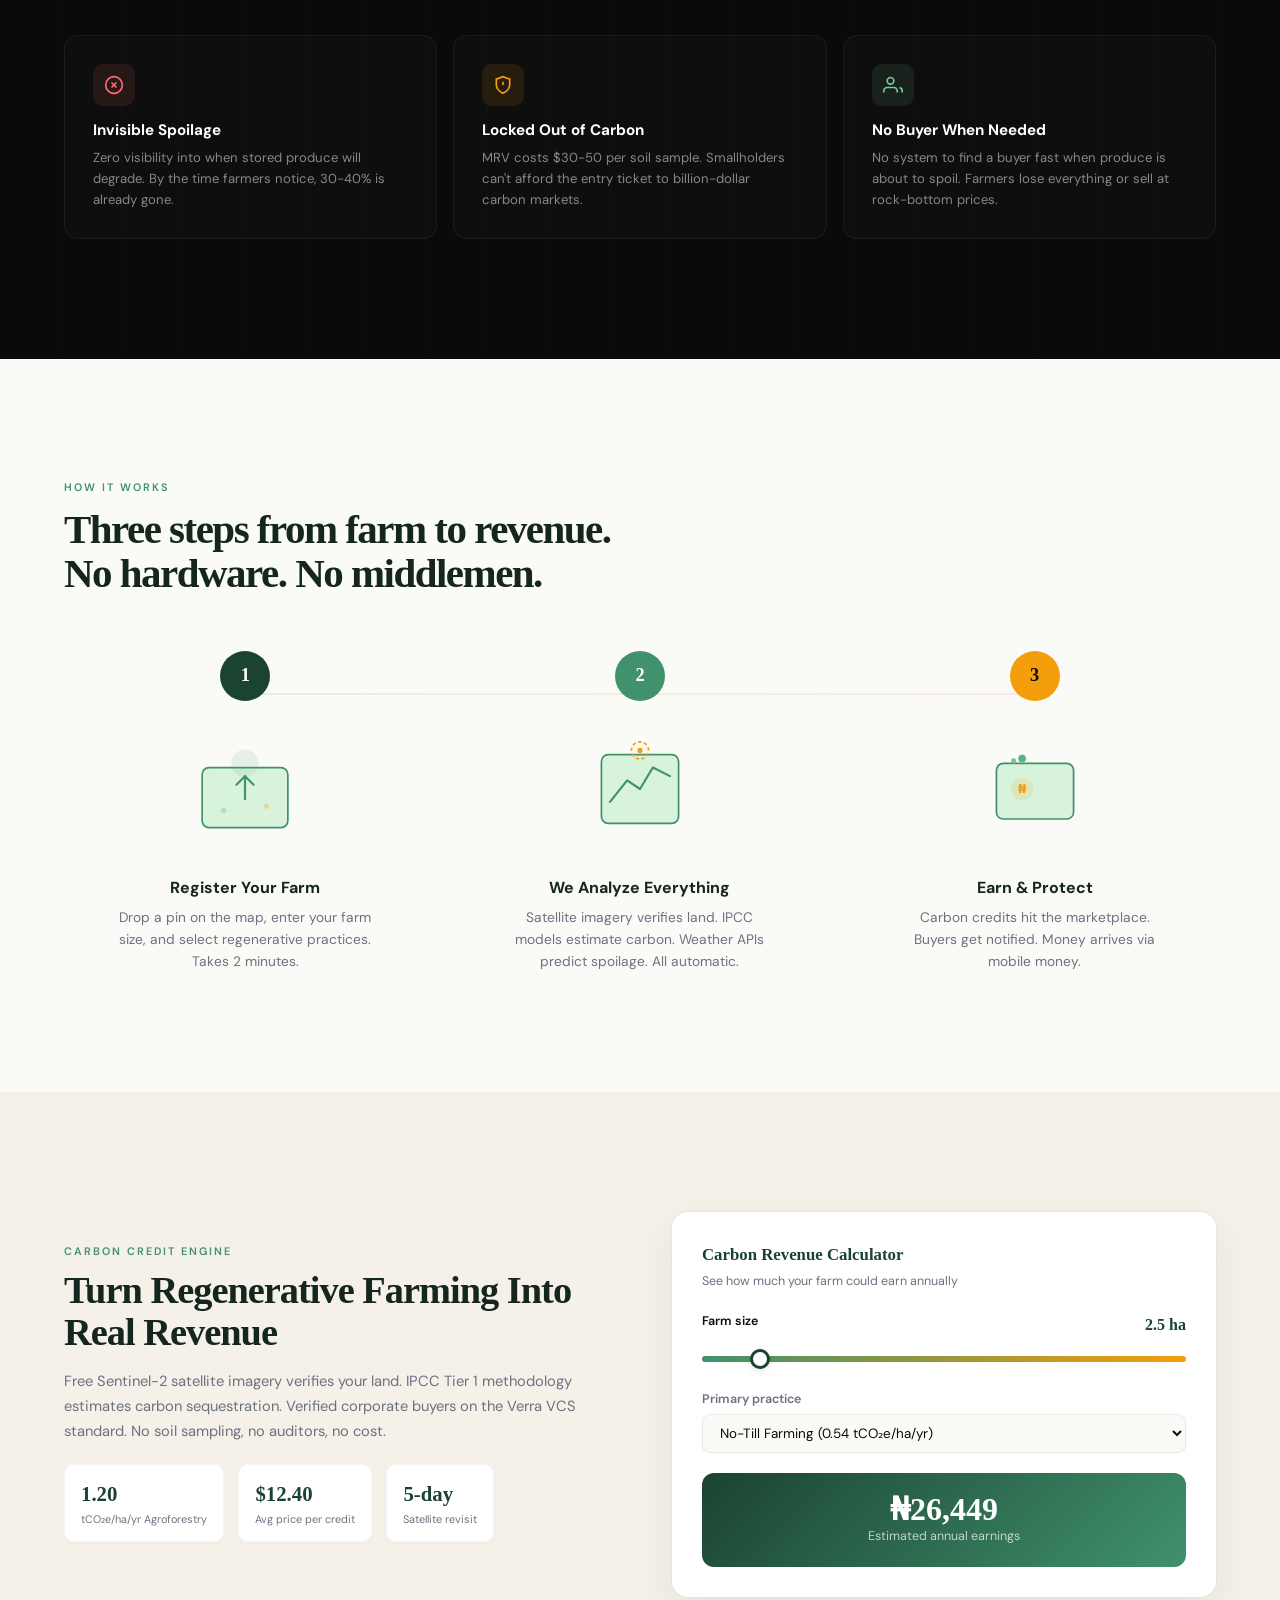
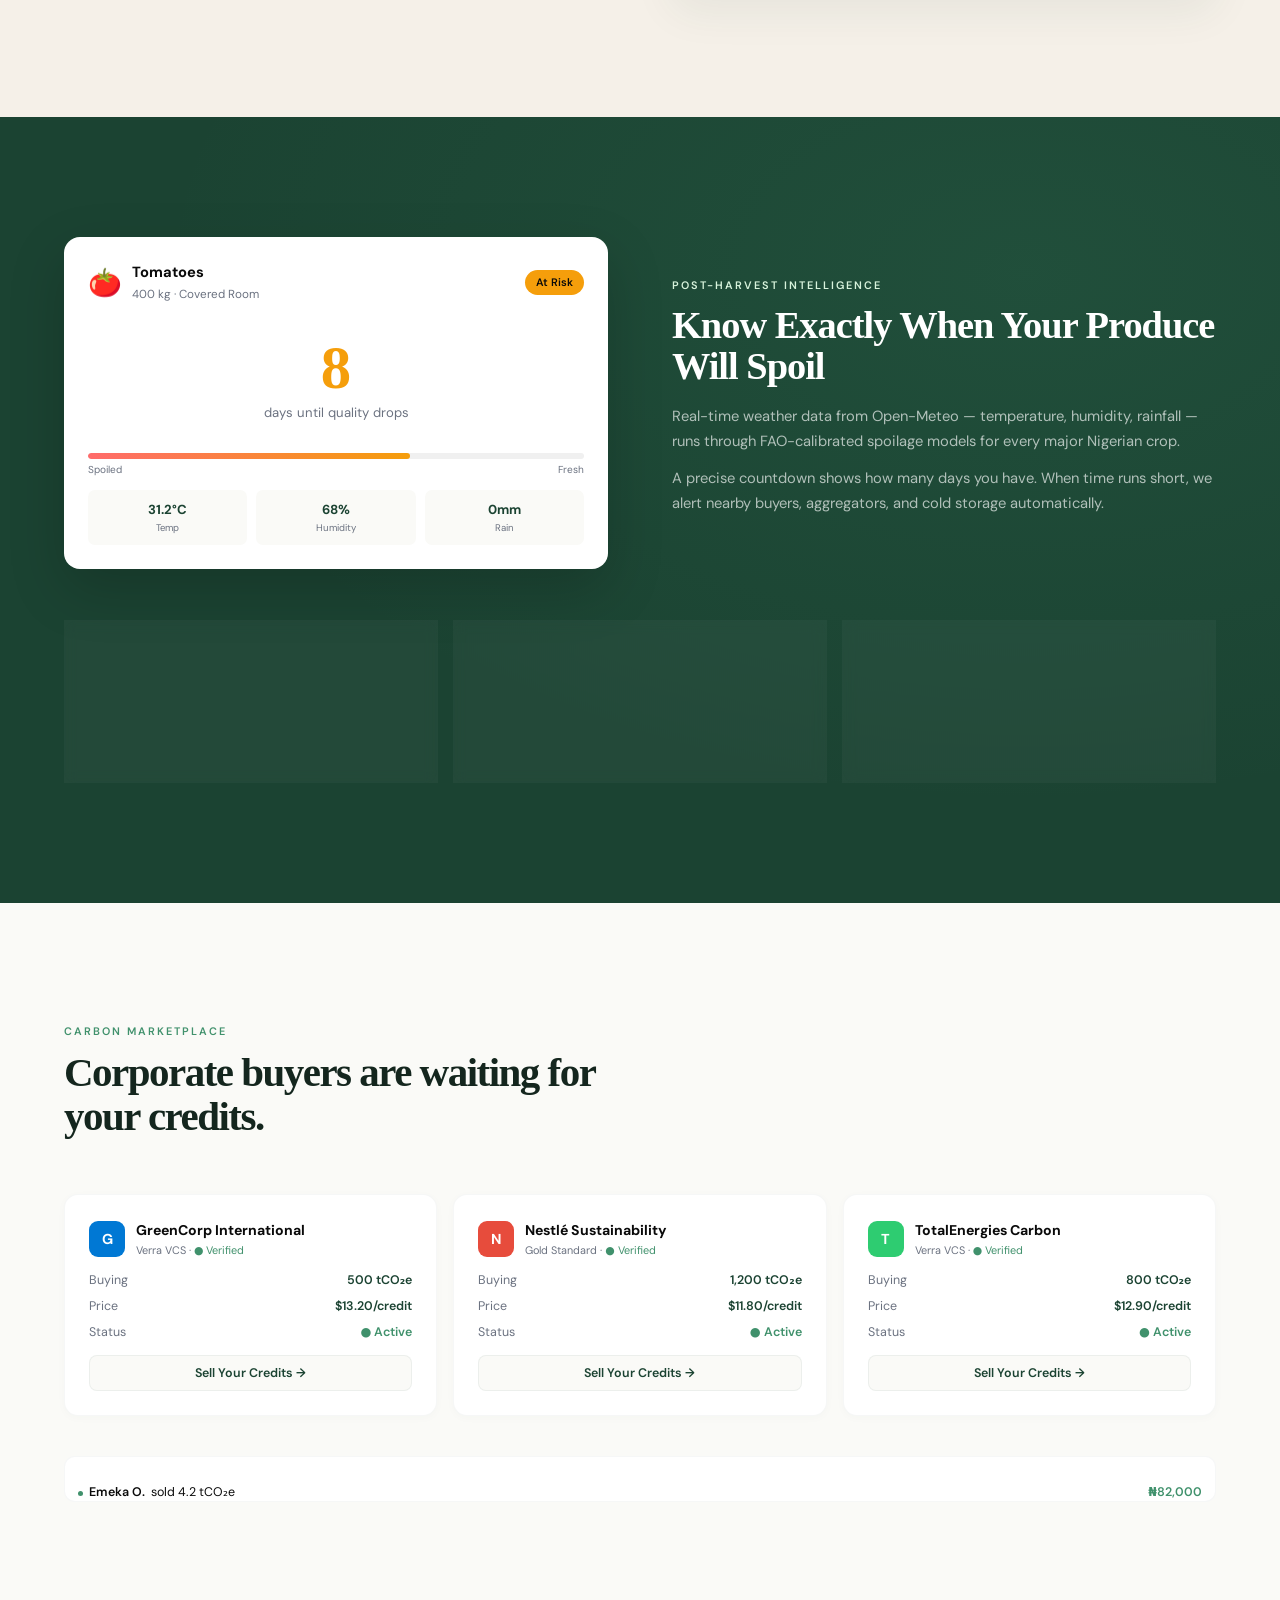
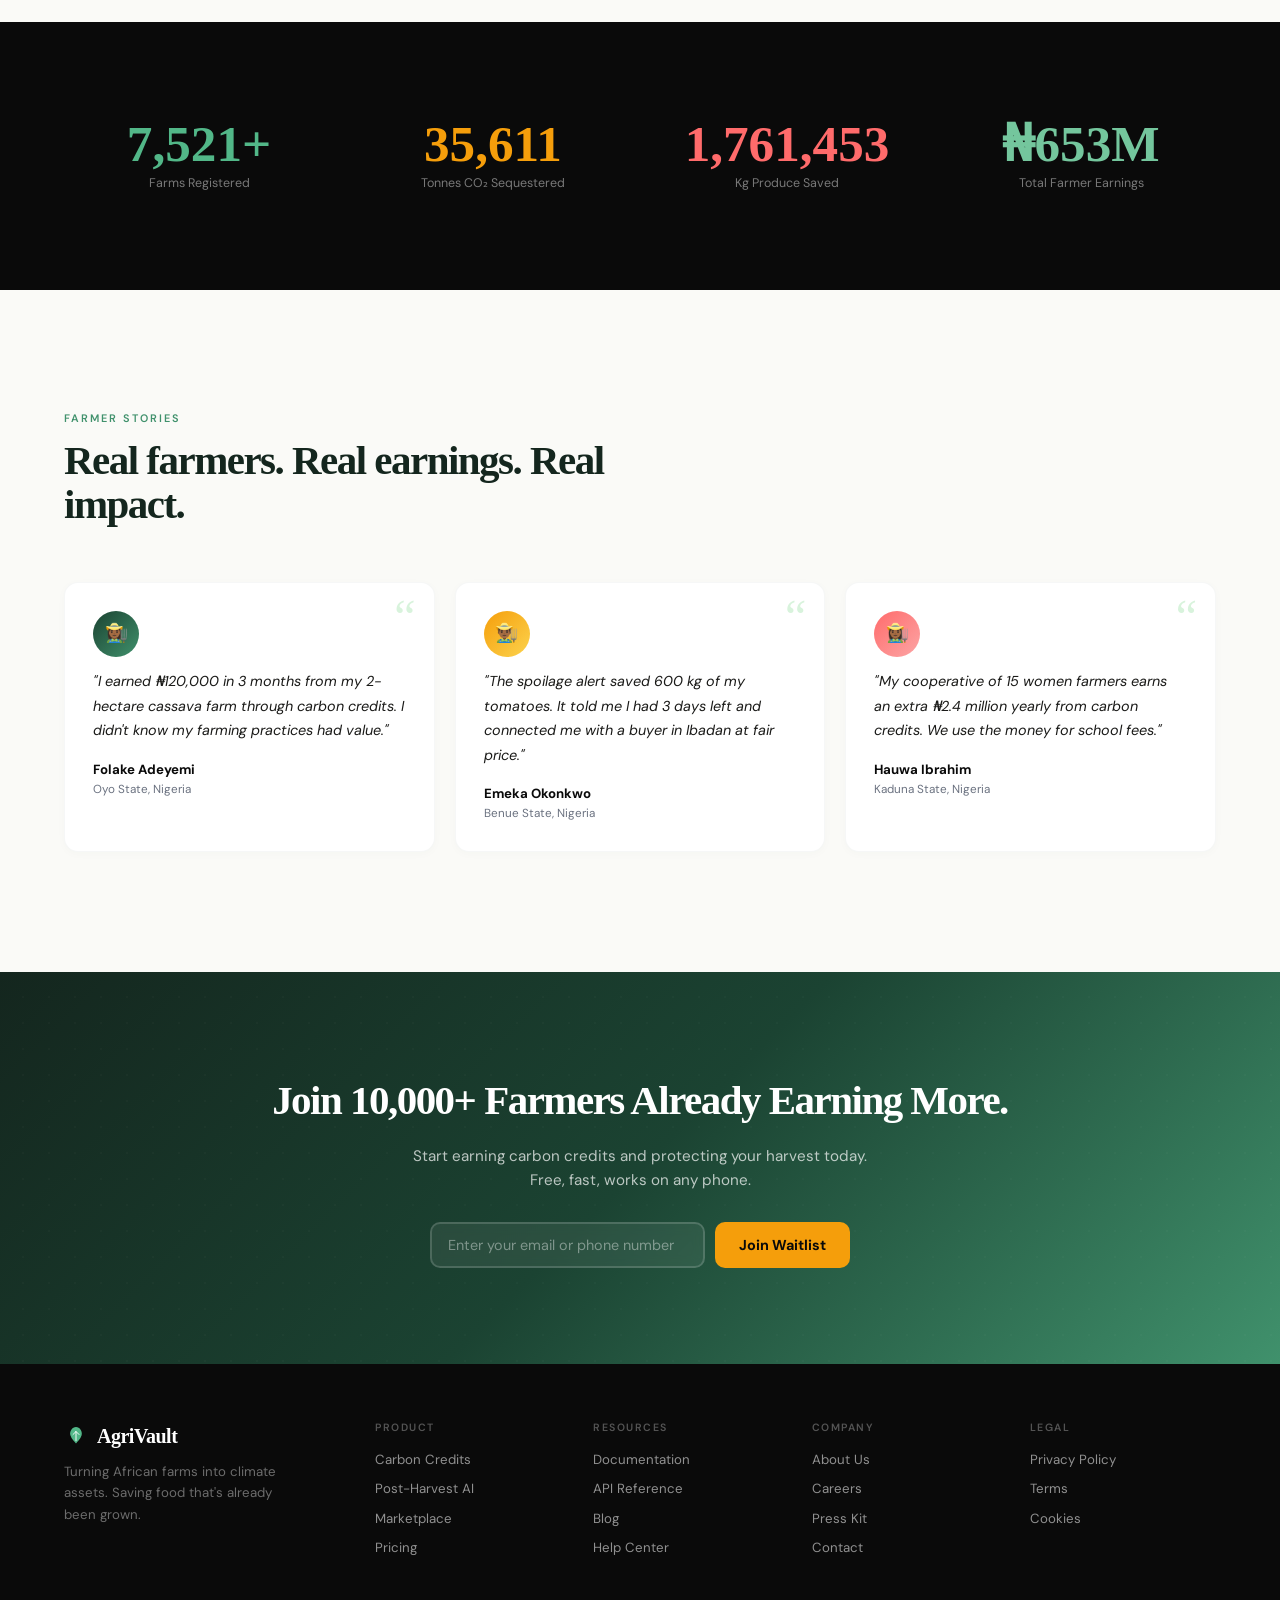
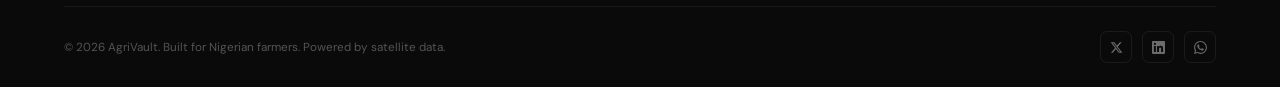
<file: index (3).html>
<!DOCTYPE html>
<html lang="en">

<head>
    <meta charset="UTF-8">
    <meta name="viewport" content="width=device-width, initial-scale=1.0">
    <title>AgriVault — Your Farm Is A Carbon Goldmine</title>
    <meta name="description"
        content="AgriVault helps Nigerian smallholder farmers earn verified carbon credits and prevent post-harvest losses with AI-powered intelligence.">
    <link rel="preconnect" href="https://fonts.googleapis.com">
    <link rel="preconnect" href="https://api.fontshare.com">
    <link href="https://api.fontshare.com/v2/css?f[]=clash-display@700,600&display=swap" rel="stylesheet">
    <link href="https://fonts.googleapis.com/css2?family=DM+Sans:ital,wght@0,400;0,500;0,600;0,700;1,400&display=swap"
        rel="stylesheet">
    <style>
        :root {
            --forest: #1B4332;
            --forest-deep: #14261E;
            --leaf: #40916C;
            --leaf-light: #52B788;
            --mint: #74C69D;
            --pale: #D8F3DC;
            --cream: #FAFAF7;
            --cream-warm: #F5F0E8;
            --earth: #5D4037;
            --amber: #F59E0B;
            --coral: #FF6B6B;
            --black: #0A0A0A;
            --black-soft: #1A1A18;
            --white: #FFFFFF;
            --gray: #6B7280;
            --fd: 'Clash Display', 'Georgia', serif;
            --fb: 'DM Sans', system-ui, sans-serif;
            --ease: cubic-bezier(.4, 0, .2, 1);
            --spring: cubic-bezier(.34, 1.56, .64, 1)
        }

        *,
        *::before,
        *::after {
            box-sizing: border-box;
            margin: 0;
            padding: 0
        }

        html {
            scroll-behavior: smooth;
            scroll-padding-top: 80px
        }

        body {
            font-family: var(--fb);
            background: var(--cream);
            color: var(--black);
            line-height: 1.6;
            overflow-x: hidden;
            -webkit-font-smoothing: antialiased
        }

        body.mo {
            overflow: hidden
        }

        ::selection {
            background: var(--leaf);
            color: #fff
        }

        body::before {
            content: '';
            position: fixed;
            inset: 0;
            z-index: 9999;
            pointer-events: none;
            opacity: .03;
            background-image: url("data:image/svg+xml,%3Csvg viewBox='0 0 256 256' xmlns='http://www.w3.org/2000/svg'%3E%3Cfilter id='n'%3E%3CfeTurbulence type='fractalNoise' baseFrequency='.85' numOctaves='4' stitchTiles='stitch'/%3E%3C/filter%3E%3Crect width='100%25' height='100%25' filter='url(%23n)'/%3E%3C/svg%3E")
        }

        .ct {
            max-width: 1200px;
            margin: 0 auto;
            padding: 0 24px
        }

        .rv {
            opacity: 0;
            transform: translateY(30px);
            transition: opacity .7s var(--ease), transform .7s var(--ease)
        }

        .rv.v {
            opacity: 1;
            transform: translateY(0)
        }

        .rv.v:nth-child(2) {
            transition-delay: .1s
        }

        .rv.v:nth-child(3) {
            transition-delay: .2s
        }

        .rv.v:nth-child(4) {
            transition-delay: .3s
        }

        /* NAV */
        .nav {
            position: fixed;
            top: 0;
            left: 0;
            right: 0;
            z-index: 1000;
            padding: 16px 0;
            transition: all .4s var(--ease)
        }

        .nav.sc {
            background: rgba(250, 250, 247, .82);
            backdrop-filter: blur(24px) saturate(1.8);
            -webkit-backdrop-filter: blur(24px) saturate(1.8);
            border-bottom: 1px solid rgba(27, 67, 50, .06);
            padding: 11px 0;
            box-shadow: 0 1px 16px rgba(27, 67, 50, .04)
        }

        .nav-in {
            display: flex;
            align-items: center;
            justify-content: space-between;
            max-width: 1200px;
            margin: 0 auto;
            padding: 0 24px
        }

        .logo {
            display: flex;
            align-items: center;
            gap: 9px;
            text-decoration: none;
            color: var(--forest);
            font-family: var(--fd);
            font-size: 1.25rem;
            font-weight: 700;
            letter-spacing: -.5px;
            z-index: 1001
        }

        .logo svg {
            transition: transform .3s var(--spring);
            flex-shrink: 0
        }

        .logo:hover svg {
            transform: rotate(-8deg) scale(1.08)
        }

        .nav-lk {
            display: flex;
            align-items: center;
            gap: 34px
        }

        .nav-lk a {
            text-decoration: none;
            color: var(--black-soft);
            font-size: .86rem;
            font-weight: 500;
            transition: color .2s;
            position: relative
        }

        .nav-lk a::after {
            content: '';
            position: absolute;
            bottom: -4px;
            left: 0;
            width: 0;
            height: 1.5px;
            background: var(--leaf);
            transition: width .3s var(--ease);
            border-radius: 1px
        }

        .nav-lk a:hover {
            color: var(--forest)
        }

        .nav-lk a:hover::after {
            width: 100%
        }

        .nav-cta {
            padding: 9px 20px;
            background: var(--forest);
            color: #fff;
            border: none;
            border-radius: 8px;
            font-family: var(--fb);
            font-size: .84rem;
            font-weight: 600;
            cursor: pointer;
            transition: all .3s var(--ease);
            text-decoration: none
        }

        .nav-cta:hover {
            background: var(--leaf);
            transform: translateY(-1px);
            box-shadow: 0 6px 18px rgba(64, 145, 108, .25)
        }

        /* HAMBURGER — animated 3-line to X */
        .hb {
            display: none;
            background: none;
            border: none;
            cursor: pointer;
            z-index: 1001;
            width: 44px;
            height: 44px;
            position: relative;
            padding: 0;
            -webkit-tap-highlight-color: transparent;
            flex-shrink: 0
        }

        .hb span {
            display: block;
            width: 22px;
            height: 2px;
            background: var(--forest);
            border-radius: 2px;
            position: absolute;
            left: 11px;
            transition: all .35s var(--ease)
        }

        .hb span:nth-child(1) {
            top: 14px
        }

        .hb span:nth-child(2) {
            top: 21px;
            width: 16px
        }

        .hb span:nth-child(3) {
            top: 28px
        }

        .hb.on span:nth-child(1) {
            top: 21px;
            transform: rotate(45deg)
        }

        .hb.on span:nth-child(2) {
            opacity: 0;
            transform: translateX(-8px)
        }

        .hb.on span:nth-child(3) {
            top: 21px;
            transform: rotate(-45deg)
        }

        /* MOBILE SLIDE MENU */
        .mm-overlay {
            position: fixed;
            inset: 0;
            background: rgba(10, 10, 10, .45);
            z-index: 998;
            opacity: 0;
            pointer-events: none;
            transition: opacity .35s var(--ease);
            backdrop-filter: blur(3px);
            -webkit-backdrop-filter: blur(3px)
        }

        .mm-overlay.on {
            opacity: 1;
            pointer-events: auto
        }

        .mm {
            position: fixed;
            top: 0;
            right: 0;
            width: 300px;
            max-width: 82vw;
            height: 100vh;
            height: 100dvh;
            background: var(--white);
            z-index: 999;
            transform: translateX(100%);
            transition: transform .4s var(--ease);
            box-shadow: -6px 0 36px rgba(0, 0, 0, .06);
            display: flex;
            flex-direction: column;
            padding: 96px 28px 36px;
            overflow-y: auto
        }

        .mm.on {
            transform: translateX(0)
        }

        .mm a {
            display: block;
            text-decoration: none;
            color: var(--black-soft);
            font-size: 1.05rem;
            font-weight: 600;
            padding: 15px 0;
            border-bottom: 1px solid rgba(27, 67, 50, .06);
            transition: color .2s, padding-left .25s var(--ease)
        }

        .mm a:hover {
            color: var(--leaf);
            padding-left: 6px
        }

        .mm a:last-of-type {
            border-bottom: none
        }

        .mm .mm-cta {
            display: block;
            margin-top: 24px;
            padding: 14px;
            background: var(--forest);
            color: #fff;
            text-align: center;
            border-radius: 10px;
            text-decoration: none;
            font-weight: 600;
            font-size: .95rem;
            transition: background .2s;
            border-bottom: none
        }

        .mm .mm-cta:hover {
            background: var(--leaf);
            padding-left: 0
        }

        .mm .mm-ft {
            margin-top: auto;
            padding-top: 24px;
            font-size: .76rem;
            color: var(--gray);
            line-height: 1.7
        }

        /* HERO */
        .hero {
            min-height: 100vh;
            display: flex;
            align-items: center;
            padding: 120px 0 60px;
            position: relative;
            overflow: hidden
        }

        .hero::before {
            content: '';
            position: absolute;
            top: -200px;
            right: -200px;
            width: 650px;
            height: 650px;
            border-radius: 50%;
            background: radial-gradient(circle, rgba(82, 183, 136, .1) 0%, transparent 70%);
            animation: hp 8s ease-in-out infinite
        }

        .hero::after {
            content: '';
            position: absolute;
            bottom: -100px;
            left: -150px;
            width: 450px;
            height: 450px;
            border-radius: 50%;
            background: radial-gradient(circle, rgba(245, 158, 11, .05) 0%, transparent 70%);
            animation: hp 10s ease-in-out infinite reverse
        }

        @keyframes hp {

            0%,
            100% {
                transform: scale(1)
            }

            50% {
                transform: scale(1.12)
            }
        }

        .hero-in {
            display: grid;
            grid-template-columns: 1.1fr 1fr;
            gap: 56px;
            align-items: center;
            position: relative;
            z-index: 1
        }

        .hero-text h1 {
            font-family: var(--fd);
            font-size: clamp(2.8rem, 5.5vw, 5rem);
            font-weight: 700;
            line-height: 1.02;
            letter-spacing: -2.5px;
            color: var(--forest-deep);
            margin-bottom: 22px
        }

        .hero-text h1 span {
            display: inline-block;
            background: linear-gradient(135deg, var(--leaf) 0%, var(--amber) 100%);
            -webkit-background-clip: text;
            -webkit-text-fill-color: transparent;
            background-clip: text
        }

        .hero-sub {
            font-size: 1.1rem;
            color: var(--gray);
            max-width: 470px;
            margin-bottom: 34px;
            line-height: 1.75
        }

        .hero-ctas {
            display: flex;
            gap: 12px;
            flex-wrap: wrap
        }

        .bp {
            display: inline-flex;
            align-items: center;
            gap: 8px;
            padding: 13px 28px;
            background: var(--forest);
            color: #fff;
            border: none;
            border-radius: 10px;
            font-family: var(--fb);
            font-size: .94rem;
            font-weight: 600;
            cursor: pointer;
            transition: all .3s var(--ease);
            text-decoration: none;
            position: relative;
            overflow: hidden
        }

        .bp::after {
            content: '';
            position: absolute;
            inset: 0;
            background: linear-gradient(135deg, transparent 40%, rgba(255, 255, 255, .08));
            opacity: 0;
            transition: opacity .3s
        }

        .bp:hover {
            background: var(--leaf);
            transform: translateY(-2px);
            box-shadow: 0 10px 28px rgba(64, 145, 108, .28)
        }

        .bp:hover::after {
            opacity: 1
        }

        .bg {
            display: inline-flex;
            align-items: center;
            gap: 8px;
            padding: 13px 28px;
            background: transparent;
            color: var(--forest);
            border: 2px solid rgba(27, 67, 50, .18);
            border-radius: 10px;
            font-family: var(--fb);
            font-size: .94rem;
            font-weight: 600;
            cursor: pointer;
            transition: all .3s var(--ease);
            text-decoration: none
        }

        .bg:hover {
            background: var(--forest);
            color: #fff;
            border-color: var(--forest);
            transform: translateY(-2px)
        }

        /* Dashboard Card */
        .hero-vis {
            position: relative
        }

        .dc {
            background: #fff;
            border-radius: 18px;
            padding: 26px;
            box-shadow: 0 18px 56px rgba(27, 67, 50, .1), 0 0 0 1px rgba(27, 67, 50, .04);
            position: relative;
            animation: cf 6s ease-in-out infinite;
            transform: perspective(1000px) rotateY(-3deg) rotateX(1.5deg)
        }

        @keyframes cf {

            0%,
            100% {
                transform: perspective(1000px) rotateY(-3deg) rotateX(1.5deg) translateY(0)
            }

            50% {
                transform: perspective(1000px) rotateY(-3deg) rotateX(1.5deg) translateY(-10px)
            }
        }

        .dc-h {
            display: flex;
            justify-content: space-between;
            align-items: center;
            margin-bottom: 18px
        }

        .dc-h h4 {
            font-size: .83rem;
            font-weight: 700;
            color: var(--forest)
        }

        .dc-live {
            display: flex;
            align-items: center;
            gap: 6px;
            font-size: .7rem;
            font-weight: 600;
            color: var(--leaf)
        }

        .dc-live::before {
            content: '';
            width: 7px;
            height: 7px;
            border-radius: 50%;
            background: var(--leaf-light);
            animation: lp 2s ease infinite
        }

        @keyframes lp {

            0%,
            100% {
                opacity: 1;
                box-shadow: 0 0 0 0 rgba(82, 183, 136, .4)
            }

            50% {
                opacity: .7;
                box-shadow: 0 0 0 5px rgba(82, 183, 136, 0)
            }
        }

        .dc-stats {
            display: grid;
            grid-template-columns: 1fr 1fr;
            gap: 11px
        }

        .ds {
            padding: 15px;
            border-radius: 11px;
            background: var(--cream);
            border: 1px solid rgba(27, 67, 50, .04)
        }

        .ds-l {
            font-size: .63rem;
            font-weight: 600;
            text-transform: uppercase;
            letter-spacing: .7px;
            color: var(--gray);
            margin-bottom: 3px
        }

        .ds-v {
            font-family: var(--fd);
            font-size: 1.55rem;
            font-weight: 700;
            color: var(--forest-deep);
            line-height: 1.1
        }

        .ds-u {
            font-size: .68rem;
            color: var(--leaf);
            margin-top: 2px;
            font-weight: 500
        }

        .ds.hl {
            background: linear-gradient(135deg, var(--forest), var(--leaf))
        }

        .ds.hl .ds-l {
            color: rgba(255, 255, 255, .6)
        }

        .ds.hl .ds-v {
            color: #fff
        }

        .ds.hl .ds-u {
            color: var(--pale)
        }

        .fb {
            position: absolute;
            padding: 7px 13px;
            border-radius: 10px;
            font-size: .72rem;
            font-weight: 600;
            box-shadow: 0 6px 20px rgba(0, 0, 0, .07);
            animation: bf 5s ease-in-out infinite;
            white-space: nowrap
        }

        @keyframes bf {

            0%,
            100% {
                transform: translateY(0)
            }

            50% {
                transform: translateY(-6px)
            }
        }

        .fb.b1 {
            top: -14px;
            right: -20px;
            background: var(--amber);
            color: var(--black);
            animation-delay: -1s
        }

        .fb.b2 {
            bottom: 48px;
            left: -32px;
            background: #fff;
            color: var(--forest);
            border: 1px solid var(--pale);
            animation-delay: -3s
        }

        .fb.b3 {
            bottom: -10px;
            right: 44px;
            background: var(--coral);
            color: #fff;
            animation-delay: -2s
        }

        /* Ticker */
        .tk {
            margin-top: 72px;
            padding: 18px 0;
            border-top: 1px solid rgba(27, 67, 50, .06);
            border-bottom: 1px solid rgba(27, 67, 50, .06);
            overflow: hidden
        }

        .tk-l {
            font-size: .66rem;
            font-weight: 600;
            text-transform: uppercase;
            letter-spacing: 1.5px;
            color: var(--gray);
            text-align: center;
            margin-bottom: 12px
        }

        .tk-t {
            display: flex;
            gap: 52px;
            animation: ts 28s linear infinite;
            width: max-content
        }

        @keyframes ts {
            0% {
                transform: translateX(0)
            }

            100% {
                transform: translateX(-50%)
            }
        }

        .tk-i {
            font-family: var(--fd);
            font-size: .88rem;
            font-weight: 600;
            color: var(--gray);
            opacity: .4;
            white-space: nowrap
        }

        /* PROBLEM */
        .prob {
            background: var(--black);
            color: #fff;
            padding: 120px 0;
            position: relative;
            overflow: hidden
        }

        .prob::before {
            content: '';
            position: absolute;
            inset: 0;
            background: repeating-linear-gradient(90deg, transparent, transparent 60px, rgba(255, 255, 255, .015) 60px, rgba(255, 255, 255, .015) 61px);
            pointer-events: none
        }

        .p-label {
            font-size: .68rem;
            font-weight: 600;
            text-transform: uppercase;
            letter-spacing: 2px;
            color: var(--coral);
            margin-bottom: 12px
        }

        .p-head {
            font-family: var(--fd);
            font-size: clamp(1.7rem, 3.2vw, 2.8rem);
            font-weight: 700;
            letter-spacing: -1.5px;
            line-height: 1.08;
            max-width: 660px;
            margin-bottom: 52px
        }

        .p-stats {
            display: grid;
            grid-template-columns: 1fr 1fr;
            gap: 24px;
            margin-bottom: 52px
        }

        .ps {
            padding: 34px;
            border-radius: 14px;
            border: 1px solid rgba(255, 255, 255, .06);
            background: rgba(255, 255, 255, .02);
            position: relative;
            overflow: hidden
        }

        .ps::before {
            content: '';
            position: absolute;
            top: 0;
            left: 0;
            width: 3px;
            height: 100%
        }

        .ps:first-child::before {
            background: var(--coral)
        }

        .ps:last-child::before {
            background: var(--amber)
        }

        .ps .bn {
            font-family: var(--fd);
            font-size: clamp(1.8rem, 3.2vw, 3rem);
            font-weight: 700;
            line-height: 1;
            margin-bottom: 8px
        }

        .ps:first-child .bn {
            color: var(--coral)
        }

        .ps:last-child .bn {
            color: var(--amber)
        }

        .ps p {
            font-size: .9rem;
            color: rgba(255, 255, 255, .55);
            line-height: 1.6
        }

        .pc-grid {
            display: grid;
            grid-template-columns: repeat(3, 1fr);
            gap: 16px
        }

        .pc {
            padding: 28px;
            border-radius: 14px;
            border: 1px solid rgba(255, 255, 255, .05);
            background: rgba(255, 255, 255, .02);
            transition: all .3s var(--ease)
        }

        .pc:hover {
            border-color: rgba(255, 255, 255, .1);
            background: rgba(255, 255, 255, .04);
            transform: translateY(-3px)
        }

        .pc-ico {
            width: 42px;
            height: 42px;
            border-radius: 10px;
            display: flex;
            align-items: center;
            justify-content: center;
            margin-bottom: 12px
        }

        .pc:nth-child(1) .pc-ico {
            background: rgba(255, 107, 107, .1);
            color: var(--coral)
        }

        .pc:nth-child(2) .pc-ico {
            background: rgba(245, 158, 11, .1);
            color: var(--amber)
        }

        .pc:nth-child(3) .pc-ico {
            background: rgba(116, 198, 157, .1);
            color: var(--mint)
        }

        .pc h4 {
            font-size: .95rem;
            font-weight: 700;
            margin-bottom: 5px
        }

        .pc p {
            font-size: .82rem;
            color: rgba(255, 255, 255, .5);
            line-height: 1.6
        }

        /* HOW */
        .how {
            padding: 120px 0;
            background: var(--cream)
        }

        .sl {
            font-size: .68rem;
            font-weight: 600;
            text-transform: uppercase;
            letter-spacing: 2px;
            color: var(--leaf);
            margin-bottom: 10px
        }

        .st {
            font-family: var(--fd);
            font-size: clamp(1.7rem, 3.2vw, 2.6rem);
            font-weight: 700;
            letter-spacing: -1.5px;
            color: var(--forest-deep);
            max-width: 560px;
            margin-bottom: 56px;
            line-height: 1.08
        }

        .steps {
            display: grid;
            grid-template-columns: repeat(3, 1fr);
            gap: 32px;
            position: relative
        }

        .steps::before {
            content: '';
            position: absolute;
            top: 42px;
            left: 16%;
            right: 16%;
            height: 2px;
            background: linear-gradient(90deg, var(--leaf), var(--amber), var(--coral));
            opacity: .12
        }

        .step {
            text-align: center;
            position: relative;
            z-index: 1
        }

        .sn {
            width: 50px;
            height: 50px;
            border-radius: 50%;
            display: flex;
            align-items: center;
            justify-content: center;
            margin: 0 auto 18px;
            font-family: var(--fd);
            font-size: 1.15rem;
            font-weight: 700;
            transition: all .3s var(--ease)
        }

        .step:nth-child(1) .sn {
            background: var(--forest);
            color: #fff
        }

        .step:nth-child(2) .sn {
            background: var(--leaf);
            color: #fff
        }

        .step:nth-child(3) .sn {
            background: var(--amber);
            color: var(--black)
        }

        .step:hover .sn {
            transform: scale(1.1);
            box-shadow: 0 6px 18px rgba(0, 0, 0, .1)
        }

        .si {
            width: 100%;
            height: 140px;
            margin-bottom: 16px;
            display: flex;
            align-items: center;
            justify-content: center
        }

        .step h4 {
            font-size: 1rem;
            font-weight: 700;
            margin-bottom: 5px;
            color: var(--forest-deep)
        }

        .step p {
            font-size: .86rem;
            color: var(--gray);
            line-height: 1.6;
            max-width: 260px;
            margin: 0 auto
        }

        /* CARBON */
        .carb {
            padding: 120px 0;
            background: var(--cream-warm);
            overflow: hidden
        }

        .carb-in {
            display: grid;
            grid-template-columns: 1fr 1fr;
            gap: 64px;
            align-items: center
        }

        .carb-txt h2 {
            font-family: var(--fd);
            font-size: clamp(1.7rem, 3vw, 2.4rem);
            font-weight: 700;
            letter-spacing: -1px;
            color: var(--forest-deep);
            margin-bottom: 16px;
            line-height: 1.08
        }

        .carb-txt p {
            font-size: .92rem;
            color: var(--gray);
            line-height: 1.7;
            margin-bottom: 20px
        }

        .cms {
            display: flex;
            gap: 14px;
            flex-wrap: wrap;
            margin-bottom: 24px
        }

        .cm {
            padding: 12px 16px;
            background: #fff;
            border-radius: 10px;
            border: 1px solid rgba(27, 67, 50, .04);
            box-shadow: 0 2px 6px rgba(27, 67, 50, .025)
        }

        .cm .v {
            font-family: var(--fd);
            font-size: 1.3rem;
            font-weight: 700;
            color: var(--forest)
        }

        .cm .l {
            font-size: .68rem;
            color: var(--gray);
            margin-top: 1px
        }

        .calc {
            background: #fff;
            border-radius: 16px;
            padding: 30px;
            box-shadow: 0 14px 44px rgba(27, 67, 50, .07), 0 0 0 1px rgba(27, 67, 50, .03)
        }

        .calc h4 {
            font-family: var(--fd);
            font-size: 1.05rem;
            font-weight: 700;
            color: var(--forest);
            margin-bottom: 3px
        }

        .calc .su {
            font-size: .78rem;
            color: var(--gray);
            margin-bottom: 20px
        }

        .csw {
            margin-bottom: 20px
        }

        .csl {
            display: flex;
            justify-content: space-between;
            font-size: .78rem;
            font-weight: 600;
            margin-bottom: 7px
        }

        .csl .v {
            color: var(--forest);
            font-family: var(--fd);
            font-size: 1rem
        }

        .csr {
            -webkit-appearance: none;
            width: 100%;
            height: 6px;
            border-radius: 3px;
            background: linear-gradient(90deg, var(--leaf), var(--amber));
            outline: none;
            cursor: pointer
        }

        .csr::-webkit-slider-thumb {
            -webkit-appearance: none;
            width: 20px;
            height: 20px;
            border-radius: 50%;
            background: #fff;
            border: 3px solid var(--forest);
            box-shadow: 0 2px 6px rgba(0, 0, 0, .1);
            cursor: pointer;
            transition: transform .2s
        }

        .csr::-webkit-slider-thumb:hover {
            transform: scale(1.15)
        }

        .csr::-moz-range-thumb {
            width: 20px;
            height: 20px;
            border-radius: 50%;
            background: #fff;
            border: 3px solid var(--forest);
            box-shadow: 0 2px 6px rgba(0, 0, 0, .1);
            cursor: pointer
        }

        .cse {
            width: 100%;
            padding: 9px 13px;
            border: 1.5px solid rgba(27, 67, 50, .08);
            border-radius: 8px;
            font-family: var(--fb);
            font-size: .84rem;
            background: var(--cream);
            color: var(--black);
            outline: none;
            cursor: pointer;
            margin-bottom: 20px
        }

        .cse:focus {
            border-color: var(--leaf)
        }

        .cres {
            padding: 20px;
            border-radius: 12px;
            background: linear-gradient(135deg, var(--forest), var(--leaf));
            color: #fff;
            text-align: center
        }

        .cres .er {
            font-family: var(--fd);
            font-size: 2rem;
            font-weight: 700;
            line-height: 1;
            margin-bottom: 2px
        }

        .cres .el {
            font-size: .78rem;
            opacity: .7
        }

        /* POST-HARVEST */
        .ph {
            padding: 120px 0;
            background: var(--forest);
            color: #fff;
            position: relative;
            overflow: hidden
        }

        .ph::before {
            content: '';
            position: absolute;
            inset: 0;
            background: radial-gradient(ellipse at 80% 20%, rgba(82, 183, 136, .1) 0%, transparent 60%);
            pointer-events: none
        }

        .ph-in {
            display: grid;
            grid-template-columns: 1fr 1fr;
            gap: 64px;
            align-items: center
        }

        .spm {
            background: #fff;
            border-radius: 16px;
            padding: 24px;
            color: var(--black);
            box-shadow: 0 20px 56px rgba(0, 0, 0, .18);
            position: relative;
            animation: cf 7s ease-in-out infinite
        }

        .sph {
            display: flex;
            justify-content: space-between;
            align-items: center;
            margin-bottom: 16px
        }

        .spc {
            display: flex;
            align-items: center;
            gap: 10px
        }

        .spc span:first-child {
            font-size: 1.7rem
        }

        .spc-n {
            font-weight: 700;
            font-size: .92rem
        }

        .spc-q {
            font-size: .73rem;
            color: var(--gray)
        }

        .spb {
            padding: 4px 11px;
            border-radius: 18px;
            font-size: .68rem;
            font-weight: 600;
            background: var(--amber);
            color: var(--black)
        }

        .spcd {
            text-align: center;
            padding: 18px 0
        }

        .spcd .big {
            font-family: var(--fd);
            font-size: 3.8rem;
            font-weight: 700;
            color: var(--amber);
            line-height: 1;
            animation: cpul 3s ease-in-out infinite
        }

        @keyframes cpul {

            0%,
            100% {
                transform: scale(1)
            }

            50% {
                transform: scale(1.02)
            }
        }

        .spcd .lbl {
            font-size: .82rem;
            color: var(--gray);
            margin-top: 3px
        }

        .spbb {
            height: 6px;
            border-radius: 3px;
            background: #f0f0f0;
            overflow: hidden;
            margin: 12px 0 3px
        }

        .spbf {
            height: 100%;
            border-radius: 3px;
            background: linear-gradient(90deg, var(--coral), var(--amber));
            width: 65%;
            animation: bp 4s ease-in-out infinite
        }

        @keyframes bp {

            0%,
            100% {
                width: 65%
            }

            50% {
                width: 60%
            }
        }

        .spbl {
            display: flex;
            justify-content: space-between;
            font-size: .63rem;
            color: var(--gray)
        }

        .spw {
            display: flex;
            gap: 9px;
            margin-top: 12px
        }

        .spwi {
            flex: 1;
            padding: 9px;
            border-radius: 7px;
            background: var(--cream);
            text-align: center
        }

        .spwv {
            font-weight: 700;
            font-size: .82rem;
            color: var(--forest)
        }

        .spwl {
            font-size: .6rem;
            color: var(--gray)
        }

        .pht h2 {
            font-family: var(--fd);
            font-size: clamp(1.7rem, 3vw, 2.4rem);
            font-weight: 700;
            letter-spacing: -1px;
            margin-bottom: 16px;
            line-height: 1.08
        }

        .pht p {
            font-size: .92rem;
            color: rgba(255, 255, 255, .65);
            line-height: 1.7;
            margin-bottom: 12px
        }

        .phfs {
            display: grid;
            grid-template-columns: repeat(3, 1fr);
            gap: 16px;
            margin-top: 52px;
            grid-column: 1/-1
        }

        .phf {
            padding: 24px;
            border-radius: 13px;
            border: 1px solid rgba(255, 255, 255, .07);
            background: rgba(255, 255, 255, .035);
            transition: all .3s var(--ease);
            backdrop-filter: blur(6px)
        }

        .phf:hover {
            border-color: rgba(255, 255, 255, .14);
            background: rgba(255, 255, 255, .06);
            transform: translateY(-3px)
        }

        .phfi {
            width: 38px;
            height: 38px;
            border-radius: 9px;
            background: rgba(255, 255, 255, .07);
            display: flex;
            align-items: center;
            justify-content: center;
            margin-bottom: 10px
        }

        .phf h4 {
            font-size: .88rem;
            font-weight: 700;
            margin-bottom: 4px
        }

        .phf p {
            font-size: .78rem;
            color: rgba(255, 255, 255, .5);
            line-height: 1.5
        }

        /* MARKETPLACE */
        .mkt {
            padding: 120px 0;
            background: var(--cream)
        }

        .mbs {
            display: grid;
            grid-template-columns: repeat(3, 1fr);
            gap: 16px;
            margin-bottom: 40px
        }

        .mb {
            padding: 24px;
            background: #fff;
            border-radius: 14px;
            border: 1px solid rgba(27, 67, 50, .04);
            box-shadow: 0 2px 10px rgba(27, 67, 50, .025);
            transition: all .3s var(--ease);
            overflow: hidden
        }

        .mb:hover {
            box-shadow: 0 10px 32px rgba(27, 67, 50, .07);
            transform: translateY(-3px)
        }

        .mbh {
            display: flex;
            align-items: center;
            gap: 11px;
            margin-bottom: 12px
        }

        .mbl {
            width: 36px;
            height: 36px;
            border-radius: 9px;
            display: flex;
            align-items: center;
            justify-content: center;
            color: #fff;
            font-weight: 700;
            font-size: .9rem;
            flex-shrink: 0
        }

        .mbn {
            font-weight: 700;
            font-size: .88rem
        }

        .mbs2 {
            font-size: .68rem;
            color: var(--gray)
        }

        .mbd {
            display: flex;
            flex-direction: column;
            gap: 6px;
            margin-bottom: 12px
        }

        .md {
            display: flex;
            justify-content: space-between;
            font-size: .78rem
        }

        .md .l {
            color: var(--gray)
        }

        .md .v {
            font-weight: 600;
            color: var(--forest)
        }

        .mc {
            width: 100%;
            padding: 9px;
            background: var(--cream);
            color: var(--forest);
            border: 1.5px solid rgba(27, 67, 50, .06);
            border-radius: 8px;
            font-family: var(--fb);
            font-size: .78rem;
            font-weight: 600;
            cursor: pointer;
            transition: all .2s
        }

        .mc:hover {
            background: var(--forest);
            color: #fff;
            border-color: var(--forest)
        }

        .txt {
            padding: 13px;
            border-radius: 11px;
            background: #fff;
            border: 1px solid rgba(27, 67, 50, .04);
            overflow: hidden;
            height: 46px
        }

        .txtr {
            display: flex;
            flex-direction: column;
            animation: txs 14s linear infinite
        }

        @keyframes txs {
            0% {
                transform: translateY(0)
            }

            100% {
                transform: translateY(-50%)
            }
        }

        .txi {
            display: flex;
            align-items: center;
            gap: 6px;
            font-size: .78rem;
            white-space: nowrap;
            height: 46px;
            flex-shrink: 0
        }

        .txi .d {
            width: 5px;
            height: 5px;
            border-radius: 50%;
            background: var(--leaf)
        }

        .txi .n {
            font-weight: 600
        }

        .txi .a {
            color: var(--leaf);
            font-weight: 600;
            margin-left: auto
        }

        /* IMPACT */
        .imp {
            padding: 96px 0;
            background: var(--black);
            color: #fff
        }

        .ig {
            display: grid;
            grid-template-columns: repeat(4, 1fr);
            gap: 24px
        }

        .is {
            text-align: center
        }

        .in {
            font-family: var(--fd);
            font-size: clamp(2rem, 4vw, 3.2rem);
            font-weight: 700;
            line-height: 1;
            margin-bottom: 5px
        }

        .is:nth-child(1) .in {
            color: var(--leaf-light)
        }

        .is:nth-child(2) .in {
            color: var(--amber)
        }

        .is:nth-child(3) .in {
            color: var(--coral)
        }

        .is:nth-child(4) .in {
            color: var(--mint)
        }

        .il {
            font-size: .78rem;
            color: rgba(255, 255, 255, .45)
        }

        /* TESTIMONIALS */
        .tes {
            padding: 120px 0;
            background: var(--cream)
        }

        .tg {
            display: grid;
            grid-template-columns: repeat(3, 1fr);
            gap: 20px
        }

        .tc {
            padding: 28px;
            background: #fff;
            border-radius: 14px;
            border: 1px solid rgba(27, 67, 50, .04);
            box-shadow: 0 2px 10px rgba(27, 67, 50, .025);
            transition: all .3s var(--ease);
            position: relative
        }

        .tc:hover {
            box-shadow: 0 10px 32px rgba(27, 67, 50, .07);
            transform: translateY(-3px)
        }

        .tc::before {
            content: '\201C';
            font-family: var(--fd);
            font-size: 3rem;
            color: var(--pale);
            position: absolute;
            top: 10px;
            right: 18px;
            line-height: 1
        }

        .ta {
            width: 46px;
            height: 46px;
            border-radius: 50%;
            display: flex;
            align-items: center;
            justify-content: center;
            font-size: 1.15rem;
            margin-bottom: 12px
        }

        .tc:nth-child(1) .ta {
            background: linear-gradient(135deg, var(--forest), var(--leaf))
        }

        .tc:nth-child(2) .ta {
            background: linear-gradient(135deg, var(--amber), #FCD34D)
        }

        .tc:nth-child(3) .ta {
            background: linear-gradient(135deg, var(--coral), #FCA5A5)
        }

        .tq {
            font-size: .9rem;
            color: var(--black-soft);
            line-height: 1.7;
            margin-bottom: 16px;
            font-style: italic
        }

        .tn {
            font-weight: 700;
            font-size: .83rem
        }

        .tl {
            font-size: .73rem;
            color: var(--gray)
        }

        /* CTA */
        .cta {
            padding: 96px 0;
            background: linear-gradient(135deg, var(--forest-deep), var(--forest), var(--leaf));
            color: #fff;
            text-align: center;
            position: relative;
            overflow: hidden
        }

        .cta::before {
            content: '';
            position: absolute;
            top: -50%;
            left: -50%;
            width: 200%;
            height: 200%;
            background: radial-gradient(circle, rgba(255, 255, 255, .02) 1px, transparent 1px);
            background-size: 26px 26px;
            animation: dd 22s linear infinite
        }

        @keyframes dd {
            0% {
                transform: translate(0)
            }

            100% {
                transform: translate(26px, 26px)
            }
        }

        .cta h2 {
            font-family: var(--fd);
            font-size: clamp(1.7rem, 3.2vw, 2.8rem);
            font-weight: 700;
            letter-spacing: -1.5px;
            margin-bottom: 10px;
            position: relative
        }

        .cta .su {
            font-size: .95rem;
            opacity: .7;
            margin-bottom: 30px;
            max-width: 460px;
            margin-left: auto;
            margin-right: auto;
            position: relative
        }

        .cf {
            display: flex;
            gap: 10px;
            max-width: 420px;
            margin: 0 auto;
            position: relative
        }

        .ci {
            flex: 1;
            padding: 12px 16px;
            border: 2px solid rgba(255, 255, 255, .16);
            border-radius: 10px;
            background: rgba(255, 255, 255, .07);
            color: #fff;
            font-family: var(--fb);
            font-size: .9rem;
            outline: none;
            backdrop-filter: blur(6px);
            transition: border-color .2s
        }

        .ci::placeholder {
            color: rgba(255, 255, 255, .4)
        }

        .ci:focus {
            border-color: rgba(255, 255, 255, .35)
        }

        .cs {
            padding: 12px 24px;
            background: var(--amber);
            color: var(--black);
            border: none;
            border-radius: 10px;
            font-family: var(--fb);
            font-size: .9rem;
            font-weight: 700;
            cursor: pointer;
            transition: all .3s var(--ease);
            white-space: nowrap
        }

        .cs:hover {
            transform: translateY(-2px);
            box-shadow: 0 6px 20px rgba(245, 158, 11, .28)
        }

        .cs.ok {
            background: var(--leaf-light);
            color: #fff
        }

        /* FOOTER */
        .ft {
            padding: 56px 0 24px;
            background: var(--black);
            color: #fff
        }

        .ftt {
            display: grid;
            grid-template-columns: 1.5fr 1fr 1fr 1fr 1fr;
            gap: 32px;
            margin-bottom: 40px
        }

        .ftb p {
            font-size: .83rem;
            color: rgba(255, 255, 255, .4);
            margin-top: 9px;
            line-height: 1.6;
            max-width: 240px
        }

        .ftc h5 {
            font-size: .66rem;
            font-weight: 600;
            text-transform: uppercase;
            letter-spacing: 1.5px;
            color: rgba(255, 255, 255, .3);
            margin-bottom: 12px
        }

        .ftc a {
            display: block;
            font-size: .83rem;
            color: rgba(255, 255, 255, .55);
            text-decoration: none;
            margin-bottom: 8px;
            transition: color .2s
        }

        .ftc a:hover {
            color: #fff
        }

        .ftbt {
            display: flex;
            justify-content: space-between;
            align-items: center;
            padding-top: 24px;
            border-top: 1px solid rgba(255, 255, 255, .06);
            font-size: .73rem;
            color: rgba(255, 255, 255, .3);
            flex-wrap: wrap;
            gap: 14px
        }

        .fts {
            display: flex;
            gap: 10px
        }

        .fts a {
            width: 32px;
            height: 32px;
            border-radius: 7px;
            border: 1px solid rgba(255, 255, 255, .07);
            display: flex;
            align-items: center;
            justify-content: center;
            color: rgba(255, 255, 255, .4);
            text-decoration: none;
            transition: all .2s
        }

        .fts a:hover {
            border-color: var(--leaf);
            color: var(--leaf);
            background: rgba(64, 145, 108, .06)
        }

        @media(max-width:1024px) {

            .hero-in,
            .carb-in,
            .ph-in {
                grid-template-columns: 1fr;
                gap: 40px
            }

            .ftt {
                grid-template-columns: 1fr 1fr;
                gap: 24px
            }
        }

        @media(max-width:768px) {
            .nav-lk {
                display: none
            }

            .hb {
                display: flex;
                align-items: center;
                justify-content: center
            }

            .hero {
                padding: 96px 0 36px;
                min-height: auto
            }

            .hero-text h1 {
                letter-spacing: -1.5px
            }

            .p-stats {
                grid-template-columns: 1fr
            }

            .pc-grid,
            .steps,
            .mbs,
            .tg,
            .phfs {
                grid-template-columns: 1fr
            }

            .steps::before {
                display: none
            }

            .ig {
                grid-template-columns: 1fr 1fr;
                gap: 32px
            }

            .ftt {
                grid-template-columns: 1fr
            }

            .cf {
                flex-direction: column
            }

            .fb {
                display: none
            }

            .dc {
                transform: none;
                animation: none
            }

            .cms {
                flex-direction: column
            }
        }

        @media(max-width:480px) {
            .ig {
                grid-template-columns: 1fr;
                gap: 28px
            }

            .dc-stats {
                grid-template-columns: 1fr
            }
        }
    </style>
</head>

<body>

    <nav class="nav" id="nav">
        <div class="nav-in">
            <a href="#" class="logo"><svg width="24" height="24" viewBox="0 0 64 64" fill="none">
                    <path d="M32 8C22 8 14 20 17 30C20 40 29 48 32 52C35 48 44 40 47 30C50 20 42 8 32 8Z"
                        fill="#40916C" />
                    <path d="M32 20V44M24 28L32 20L40 28" stroke="white" stroke-width="2.5" stroke-linecap="round"
                        stroke-linejoin="round" />
                </svg>AgriVault</a>
            <div class="nav-lk"><a href="#how">How It Works</a><a href="#carb">Carbon Credits</a><a
                    href="#ph">Post-Harvest</a><a href="#mkt">Marketplace</a><a href="#cta" class="nav-cta">Get Started
                    Free</a></div>
            <button class="hb" id="hb" aria-label="Menu"><span></span><span></span><span></span></button>
        </div>
    </nav>

    <div class="mm-overlay" id="ov"></div>
    <div class="mm" id="mm">
        <a href="#how" onclick="cm()">How It Works</a><a href="#carb" onclick="cm()">Carbon Credits</a><a href="#ph"
            onclick="cm()">Post-Harvest</a><a href="#mkt" onclick="cm()">Marketplace</a><a href="#imp"
            onclick="cm()">Impact</a>
        <a href="#cta" class="mm-cta" onclick="cm()">Get Started Free</a>
        <div class="mm-ft">Built for Nigerian farmers.<br>Powered by satellite data &amp; AI.</div>
    </div>

    <section class="hero" id="hero">
        <div class="ct hero-in">
            <div class="hero-text">
                <h1>Your Farm Is A<br><span>Carbon Goldmine.</span></h1>
                <p class="hero-sub">Earn verified carbon credits from regenerative farming. Predict spoilage before it
                    happens. Connect with buyers instantly — all from your phone.</p>
                <div class="hero-ctas"><a href="#cta" class="bp">Start Earning Credits <svg width="15" height="15"
                            viewBox="0 0 24 24" fill="none" stroke="currentColor" stroke-width="2">
                            <path d="M5 12h14M12 5l7 7-7 7" />
                        </svg></a><a href="#how" class="bg">See How It Works</a></div>
            </div>
            <div class="hero-vis">
                <div class="dc">
                    <div class="dc-h">
                        <h4>AgriVault Dashboard</h4>
                        <div class="dc-live">LIVE</div>
                    </div>
                    <div class="dc-stats">
                        <div class="ds">
                            <div class="ds-l">Carbon Sequestered</div>
                            <div class="ds-v"><span class="hc" data-target="12.4" data-suffix=" tCO₂e"
                                    data-dec="1">0</span></div>
                            <div class="ds-u">↑ 18% this season</div>
                        </div>
                        <div class="ds">
                            <div class="ds-l">Credits Earned</div>
                            <div class="ds-v"><span class="hc" data-target="47" data-suffix="" data-dec="0">0</span>
                            </div>
                            <div class="ds-u">₦742,000 revenue</div>
                        </div>
                        <div class="ds hl">
                            <div class="ds-l">Revenue This Quarter</div>
                            <div class="ds-v"><span class="hc" data-target="742" data-prefix="₦" data-suffix="K"
                                    data-dec="0">0</span></div>
                            <div class="ds-u">From 3 farms</div>
                        </div>
                        <div class="ds">
                            <div class="ds-l">Produce At Risk</div>
                            <div class="ds-v" style="color:var(--amber)"><span class="hc" data-target="2"
                                    data-suffix=" items" data-dec="0">0</span></div>
                            <div class="ds-u">Action needed →</div>
                        </div>
                    </div>
                </div>
                <div class="fb b1">+₦82,000 earned today</div>
                <div class="fb b2">🛰️ Satellite verified</div>
                <div class="fb b3">⚠️ Tomatoes: 3 days left</div>
            </div>
        </div>
    </section>

    <div class="ct">
        <div class="tk">
            <div class="tk-l">Trusted Verification Standards & Data Sources</div>
            <div class="tk-t">
                <div class="tk-i">◆ Verra VCS</div>
                <div class="tk-i">◆ Gold Standard</div>
                <div class="tk-i">◆ IPCC Tier 1</div>
                <div class="tk-i">◆ Sentinel-2</div>
                <div class="tk-i">◆ Open-Meteo</div>
                <div class="tk-i">◆ FAO Data</div>
                <div class="tk-i">◆ ISRIC SoilGrids</div>
                <div class="tk-i">◆ Earth Engine</div>
                <div class="tk-i">◆ Verra VCS</div>
                <div class="tk-i">◆ Gold Standard</div>
                <div class="tk-i">◆ IPCC Tier 1</div>
                <div class="tk-i">◆ Sentinel-2</div>
                <div class="tk-i">◆ Open-Meteo</div>
                <div class="tk-i">◆ FAO Data</div>
                <div class="tk-i">◆ ISRIC SoilGrids</div>
                <div class="tk-i">◆ Earth Engine</div>
            </div>
        </div>
    </div>
    <div class="tk-t">
        <div class="tk-i">◆ Verra VCS</div>
        <div class="tk-i">◆ Gold Standard</div>
        <div class="tk-i">◆ IPCC Tier 1</div>
        <div class="tk-i">◆ Sentinel-2</div>
        <div class="tk-i">◆ Open-Meteo</div>
        <div class="tk-i">◆ FAO Data</div>
        <div class="tk-i">◆ ISRIC SoilGrids</div>
        <div class="tk-i">◆ Earth Engine</div>
        <div class="tk-i">◆ Verra VCS</div>
        <div class="tk-i">◆ Gold Standard</div>
        <div class="tk-i">◆ IPCC Tier 1</div>
        <div class="tk-i">◆ Sentinel-2</div>
        <div class="tk-i">◆ Open-Meteo</div>
        <div class="tk-i">◆ FAO Data</div>
        <div class="tk-i">◆ ISRIC SoilGrids</div>
        <div class="tk-i">◆ Earth Engine</div>
    </div>
    </div>
    </div>
    </section>

    <section class="prob" id="prob">
        <div class="ct">
            <div class="rv">
                <div class="p-label">The Crisis</div>
                <h2 class="p-head">African farmers grow the food and regenerate the soil — but capture almost none of
                    the value.</h2>
            </div>
            <div class="p-stats">
                <div class="ps rv">
                    <div class="bn">₦4.3 Trillion</div>
                    <p>Lost to post-harvest waste annually in Nigeria. That's 40% of harvested food destroyed before
                        reaching market.</p>
                </div>
                <div class="ps rv">
                    <div class="bn">&lt;2%</div>
                    <p>Of global carbon credit revenue reaches African farmers — despite massive sequestration potential
                        across the continent.</p>
                </div>
            </div>
            <div class="pc-grid">
                <div class="pc rv">
                    <div class="pc-ico"><svg width="20" height="20" viewBox="0 0 24 24" fill="none"
                            stroke="currentColor" stroke-width="2">
                            <circle cx="12" cy="12" r="10" />
                            <line x1="15" y1="9" x2="9" y2="15" />
                            <line x1="9" y1="9" x2="15" y2="15" />
                        </svg></div>
                    <h4>Invisible Spoilage</h4>
                    <p>Zero visibility into when stored produce will degrade. By the time farmers notice, 30-40% is
                        already gone.</p>
                </div>
                <div class="pc rv">
                    <div class="pc-ico"><svg width="20" height="20" viewBox="0 0 24 24" fill="none"
                            stroke="currentColor" stroke-width="2">
                            <path d="M12 22s8-4 8-10V5l-8-3-8 3v7c0 6 8 10 8 10z" />
                            <path d="M12 8v4M12 16h.01" />
                        </svg></div>
                    <h4>Locked Out of Carbon</h4>
                    <p>MRV costs $30-50 per soil sample. Smallholders can't afford the entry ticket to billion-dollar
                        carbon markets.</p>
                </div>
                <div class="pc rv">
                    <div class="pc-ico"><svg width="20" height="20" viewBox="0 0 24 24" fill="none"
                            stroke="currentColor" stroke-width="2">
                            <path d="M17 21v-2a4 4 0 0 0-4-4H5a4 4 0 0 0-4 4v2" />
                            <circle cx="9" cy="7" r="4" />
                            <path d="M23 21v-2a4 4 0 0 0-3-3.87" />
                        </svg></div>
                    <h4>No Buyer When Needed</h4>
                    <p>No system to find a buyer fast when produce is about to spoil. Farmers lose everything or sell at
                        rock-bottom prices.</p>
                </div>
            </div>
        </div>
    </section>

    <section class="how" id="how">
        <div class="ct">
            <div class="rv">
                <div class="sl">How It Works</div>
                <h2 class="st">Three steps from farm to revenue. No hardware. No middlemen.</h2>
            </div>
            <div class="steps">
                <div class="step rv">
                    <div class="sn">1</div>
                    <div class="si"><svg width="120" height="120" viewBox="0 0 140 140" fill="none">
                            <rect x="20" y="45" width="100" height="70" rx="8" fill="#D8F3DC" stroke="#40916C"
                                stroke-width="2" />
                            <circle cx="70" cy="40" r="16" fill="#40916C" opacity=".1" />
                            <path d="M60 65L70 55L80 65" stroke="#40916C" stroke-width="2.5" stroke-linecap="round" />
                            <line x1="70" y1="55" x2="70" y2="82" stroke="#40916C" stroke-width="2.5"
                                stroke-linecap="round" />
                            <circle cx="45" cy="95" r="3" fill="#52B788" opacity=".3">
                                <animate attributeName="r" values="3;4.5;3" dur="2s" repeatCount="indefinite" />
                            </circle>
                            <circle cx="95" cy="90" r="2.5" fill="#F59E0B" opacity=".3">
                                <animate attributeName="r" values="2.5;4;2.5" dur="2.5s" repeatCount="indefinite" />
                            </circle>
                        </svg></div>
                    <h4>Register Your Farm</h4>
                    <p>Drop a pin on the map, enter your farm size, and select regenerative practices. Takes 2 minutes.
                    </p>
                </div>
                <div class="step rv">
                    <div class="sn">2</div>
                    <div class="si"><svg width="120" height="120" viewBox="0 0 140 140" fill="none">
                            <rect x="25" y="30" width="90" height="80" rx="8" fill="#D8F3DC" stroke="#40916C"
                                stroke-width="2" />
                            <path d="M35 85L55 60L70 70L85 45L105 55" stroke="#40916C" stroke-width="2.5"
                                stroke-linecap="round" stroke-linejoin="round" />
                            <circle cx="70" cy="25" r="10" fill="none" stroke="#F59E0B" stroke-width="2"
                                stroke-dasharray="4 3">
                                <animateTransform attributeName="transform" type="rotate" from="0 70 25" to="360 70 25"
                                    dur="8s" repeatCount="indefinite" />
                            </circle>
                            <circle cx="70" cy="25" r="3" fill="#F59E0B" />
                        </svg></div>
                    <h4>We Analyze Everything</h4>
                    <p>Satellite imagery verifies land. IPCC models estimate carbon. Weather APIs predict spoilage. All
                        automatic.</p>
                </div>
                <div class="step rv">
                    <div class="sn">3</div>
                    <div class="si"><svg width="120" height="120" viewBox="0 0 140 140" fill="none">
                            <rect x="25" y="40" width="90" height="65" rx="8" fill="#D8F3DC" stroke="#40916C"
                                stroke-width="2" />
                            <circle cx="55" cy="70" r="13" fill="#F59E0B" opacity=".15" /><text x="55" y="75"
                                text-anchor="middle" font-size="14" font-weight="bold" fill="#F59E0B">₦</text>
                            <circle cx="55" cy="38" r="4.5" fill="#52B788">
                                <animate attributeName="cy" values="38;32;38" dur="3s" repeatCount="indefinite" />
                            </circle>
                            <circle cx="45" cy="41" r="3" fill="#74C69D">
                                <animate attributeName="cy" values="41;36;41" dur="3.5s" repeatCount="indefinite" />
                            </circle>
                        </svg></div>
                    <h4>Earn & Protect</h4>
                    <p>Carbon credits hit the marketplace. Buyers get notified. Money arrives via mobile money.</p>
                </div>
            </div>
        </div>
    </section>

    <section class="carb" id="carb">
        <div class="ct carb-in">
            <div class="carb-txt rv">
                <div class="sl">Carbon Credit Engine</div>
                <h2>Turn Regenerative Farming Into Real Revenue</h2>
                <p>Free Sentinel-2 satellite imagery verifies your land. IPCC Tier 1 methodology estimates carbon
                    sequestration. Verified corporate buyers on the Verra VCS standard. No soil sampling, no auditors,
                    no cost.</p>
                <div class="cms">
                    <div class="cm">
                        <div class="v">1.20</div>
                        <div class="l">tCO₂e/ha/yr Agroforestry</div>
                    </div>
                    <div class="cm">
                        <div class="v">$12.40</div>
                        <div class="l">Avg price per credit</div>
                    </div>
                    <div class="cm">
                        <div class="v">5-day</div>
                        <div class="l">Satellite revisit</div>
                    </div>
                </div>
            </div>
            <div class="rv">
                <div class="calc">
                    <h4>Carbon Revenue Calculator</h4>
                    <p class="su">See how much your farm could earn annually</p>
                    <div class="csw">
                        <div class="csl"><span>Farm size</span><span class="v" id="chv">2.5 ha</span></div><input
                            type="range" class="csr" id="csl" min="0.5" max="20" step="0.5" value="2.5">
                    </div><label
                        style="font-size:.78rem;font-weight:600;color:var(--gray);display:block;margin-bottom:4px">Primary
                        practice</label><select class="cse" id="cpr">
                        <option value="0.54">No-Till Farming (0.54 tCO₂e/ha/yr)</option>
                        <option value="1.20">Agroforestry (1.20 tCO₂e/ha/yr)</option>
                        <option value="0.32">Cover Cropping (0.32 tCO₂e/ha/yr)</option>
                        <option value="0.28">Composting (0.28 tCO₂e/ha/yr)</option>
                        <option value="0.22">Mulching (0.22 tCO₂e/ha/yr)</option>
                        <option value="0.18">Crop Rotation (0.18 tCO₂e/ha/yr)</option>
                    </select>
                    <div class="cres">
                        <div class="er" id="cer">₦26,640</div>
                        <div class="el">Estimated annual earnings</div>
                    </div>
                </div>
            </div>
        </div>
    </section>

    <section class="ph" id="ph">
        <div class="ct">
            <div class="ph-in">
                <div class="rv">
                    <div class="spm">
                        <div class="sph">
                            <div class="spc"><span>🍅</span>
                                <div>
                                    <div class="spc-n">Tomatoes</div>
                                    <div class="spc-q">400 kg · Covered Room</div>
                                </div>
                            </div>
                            <div class="spb">At Risk</div>
                        </div>
                        <div class="spcd">
                            <div class="big">8</div>
                            <div class="lbl">days until quality drops</div>
                        </div>
                        <div class="spbb">
                            <div class="spbf"></div>
                        </div>
                        <div class="spbl"><span>Spoiled</span><span>Fresh</span></div>
                        <div class="spw">
                            <div class="spwi">
                                <div class="spwv">31.2°C</div>
                                <div class="spwl">Temp</div>
                            </div>
                            <div class="spwi">
                                <div class="spwv">68%</div>
                                <div class="spwl">Humidity</div>
                            </div>
                            <div class="spwi">
                                <div class="spwv">0mm</div>
                                <div class="spwl">Rain</div>
                            </div>
                        </div>
                    </div>
                </div>
                <div class="pht rv">
                    <div class="sl" style="color:var(--pale)">Post-Harvest Intelligence</div>
                    <h2>Know Exactly When Your Produce Will Spoil</h2>
                    <p>Real-time weather data from Open-Meteo — temperature, humidity, rainfall — runs through
                        FAO-calibrated spoilage models for every major Nigerian crop.</p>
                    <p>A precise countdown shows how many days you have. When time runs short, we alert nearby buyers,
                        aggregators, and cold storage automatically.</p>
                </div>
            </div>
            <div class="phfs">
                <div class="phf rv">
                    <div class="phfi"><svg width="18" height="18" viewBox="0 0 24 24" fill="none" stroke="white"
                            stroke-width="2">
                            <circle cx="12" cy="12" r="10" />
                            <polyline points="12 6 12 12 16 14" />
                        </svg></div>
                    <h4>Spoilage Predictor</h4>
                    <p>Crop-specific models for tomatoes, maize, cassava, yam, peppers — calibrated for Nigerian
                        climate.</p>
                </div>
                <div class="phf rv">
                    <div class="phfi"><svg width="18" height="18" viewBox="0 0 24 24" fill="none" stroke="white"
                            stroke-width="2">
                            <path d="M17 21v-2a4 4 0 0 0-4-4H5a4 4 0 0 0-4 4v2" />
                            <circle cx="9" cy="7" r="4" />
                            <path d="M23 21v-2a4 4 0 0 0-3-3.87" />
                        </svg></div>
                    <h4>Buyer Matching</h4>
                    <p>When produce is at risk, connect with verified nearby buyers and cold storage in real-time.</p>
                </div>
                <div class="phf rv">
                    <div class="phfi"><svg width="18" height="18" viewBox="0 0 24 24" fill="none" stroke="white"
                            stroke-width="2">
                            <path
                                d="M3 15a4 4 0 0 0 4 4h9a5 5 0 1 0-.1-9.999 5.002 5.002 0 1 0-9.78 2.096A4.001 4.001 0 0 0 3 15z" />
                        </svg></div>
                    <h4>Weather Intelligence</h4>
                    <p>7-day hyperlocal forecasts for every storage location. Know before the heat wave hits.</p>
                </div>
            </div>
        </div>
    </section>

    <section class="mkt" id="mkt">
        <div class="ct">
            <div class="rv">
                <div class="sl">Carbon Marketplace</div>
                <h2 class="st">Corporate buyers are waiting for your credits.</h2>
            </div>
            <div class="mbs">
                <div class="mb rv">
                    <div class="mbh">
                        <div class="mbl" style="background:#0078D4">G</div>
                        <div>
                            <div class="mbn">GreenCorp International</div>
                            <div class="mbs2">Verra VCS · <span style="color:var(--leaf)">● Verified</span></div>
                        </div>
                    </div>
                    <div class="mbd">
                        <div class="md"><span class="l">Buying</span><span class="v">500 tCO₂e</span></div>
                        <div class="md"><span class="l">Price</span><span class="v">$13.20/credit</span></div>
                        <div class="md"><span class="l">Status</span><span class="v" style="color:var(--leaf)">●
                                Active</span></div>
                    </div><button class="mc">Sell Your Credits →</button>
                </div>
                <div class="mb rv">
                    <div class="mbh">
                        <div class="mbl" style="background:#E74C3C">N</div>
                        <div>
                            <div class="mbn">Nestlé Sustainability</div>
                            <div class="mbs2">Gold Standard · <span style="color:var(--leaf)">● Verified</span></div>
                        </div>
                    </div>
                    <div class="mbd">
                        <div class="md"><span class="l">Buying</span><span class="v">1,200 tCO₂e</span></div>
                        <div class="md"><span class="l">Price</span><span class="v">$11.80/credit</span></div>
                        <div class="md"><span class="l">Status</span><span class="v" style="color:var(--leaf)">●
                                Active</span></div>
                    </div><button class="mc">Sell Your Credits →</button>
                </div>
                <div class="mb rv">
                    <div class="mbh">
                        <div class="mbl" style="background:#2ECC71">T</div>
                        <div>
                            <div class="mbn">TotalEnergies Carbon</div>
                            <div class="mbs2">Verra VCS · <span style="color:var(--leaf)">● Verified</span></div>
                        </div>
                    </div>
                    <div class="mbd">
                        <div class="md"><span class="l">Buying</span><span class="v">800 tCO₂e</span></div>
                        <div class="md"><span class="l">Price</span><span class="v">$12.90/credit</span></div>
                        <div class="md"><span class="l">Status</span><span class="v" style="color:var(--leaf)">●
                                Active</span></div>
                    </div><button class="mc">Sell Your Credits →</button>
                </div>
            </div>
            <div class="txt rv">
                <div class="txtr">
                    <div class="txi"><span class="d"></span><span class="n">Emeka O.</span> sold 4.2 tCO₂e <span
                            class="a">₦82,000</span></div>
                    <div class="txi"><span class="d"></span><span class="n">Folake A.</span> earned credits from
                        agroforestry <span class="a">₦54,880</span></div>
                    <div class="txi"><span class="d"></span><span class="n">Ibrahim M.</span> sold 500 kg via buyer
                        match <span class="a">₦175,000</span></div>
                    <div class="txi"><span class="d"></span><span class="n">Ngozi E.</span> sold 6.1 tCO₂e <span
                            class="a">₦119,560</span></div>
                    <div class="txi"><span class="d"></span><span class="n">Adamu B.</span> saved 300 kg with alert
                        <span class="a">₦105,000</span></div>
                    <div class="txi"><span class="d"></span><span class="n">Emeka O.</span> sold 4.2 tCO₂e <span
                            class="a">₦82,000</span></div>
                    <div class="txi"><span class="d"></span><span class="n">Folake A.</span> earned credits from
                        agroforestry <span class="a">₦54,880</span></div>
                    <div class="txi"><span class="d"></span><span class="n">Ibrahim M.</span> sold 500 kg via buyer
                        match <span class="a">₦175,000</span></div>
                    <div class="txi"><span class="d"></span><span class="n">Ngozi E.</span> sold 6.1 tCO₂e <span
                            class="a">₦119,560</span></div>
                    <div class="txi"><span class="d"></span><span class="n">Adamu B.</span> saved 300 kg with alert
                        <span class="a">₦105,000</span></div>
                </div>
            </div>
        </div>
    </section>

    <section class="imp" id="imp">
        <div class="ct">
            <div class="ig">
                <div class="is">
                    <div class="in"><span class="ctr" data-target="10247">0</span>+</div>
                    <div class="il">Farms Registered</div>
                </div>
                <div class="is">
                    <div class="in"><span class="ctr" data-target="48520">0</span></div>
                    <div class="il">Tonnes CO₂ Sequestered</div>
                </div>
                <div class="is">
                    <div class="in"><span class="ctr" data-target="2400000">0</span></div>
                    <div class="il">Kg Produce Saved</div>
                </div>
                <div class="is">
                    <div class="in">₦<span class="ctr" data-target="890">0</span>M</div>
                    <div class="il">Total Farmer Earnings</div>
                </div>
            </div>
        </div>
    </section>

    <section class="tes">
        <div class="ct">
            <div class="rv">
                <div class="sl">Farmer Stories</div>
                <h2 class="st">Real farmers. Real earnings. Real impact.</h2>
            </div>
            <div class="tg">
                <div class="tc rv">
                    <div class="ta">👩🏾‍🌾</div>
                    <p class="tq">"I earned ₦120,000 in 3 months from my 2-hectare cassava farm through carbon credits.
                        I didn't know my farming practices had value."</p>
                    <div class="tn">Folake Adeyemi</div>
                    <div class="tl">Oyo State, Nigeria</div>
                </div>
                <div class="tc rv">
                    <div class="ta">👨🏾‍🌾</div>
                    <p class="tq">"The spoilage alert saved 600 kg of my tomatoes. It told me I had 3 days left and
                        connected me with a buyer in Ibadan at fair price."</p>
                    <div class="tn">Emeka Okonkwo</div>
                    <div class="tl">Benue State, Nigeria</div>
                </div>
                <div class="tc rv">
                    <div class="ta">👩🏾‍🌾</div>
                    <p class="tq">"My cooperative of 15 women farmers earns an extra ₦2.4 million yearly from carbon
                        credits. We use the money for school fees."</p>
                    <div class="tn">Hauwa Ibrahim</div>
                    <div class="tl">Kaduna State, Nigeria</div>
                </div>
            </div>
        </div>
    </section>

    <section class="cta" id="cta">
        <div class="ct">
            <h2 class="rv">Join 10,000+ Farmers Already Earning More.</h2>
            <p class="su rv">Start earning carbon credits and protecting your harvest today. Free, fast, works on any
                phone.</p>
            <div class="cf rv"><input type="email" class="ci" placeholder="Enter your email or phone number"
                    id="ce"><button class="cs" id="cb" onclick="hc()">Join Waitlist</button></div>
        </div>
    </section>

    <footer class="ft">
        <div class="ct">
            <div class="ftt">
                <div class="ftb"><a href="#" class="logo" style="color:#fff"><svg width="24" height="24"
                            viewBox="0 0 64 64" fill="none">
                            <path d="M32 8C22 8 14 20 17 30C20 40 29 48 32 52C35 48 44 40 47 30C50 20 42 8 32 8Z"
                                fill="#52B788" />
                            <path d="M32 20V44M24 28L32 20L40 28" stroke="white" stroke-width="2.5"
                                stroke-linecap="round" stroke-linejoin="round" />
                        </svg>AgriVault</a>
                    <p>Turning African farms into climate assets. Saving food that's already been grown.</p>
                </div>
                <div class="ftc">
                    <h5>Product</h5><a href="#carb">Carbon Credits</a><a href="#ph">Post-Harvest AI</a><a
                        href="#mkt">Marketplace</a><a href="#">Pricing</a>
                </div>
                <div class="ftc">
                    <h5>Resources</h5><a href="#">Documentation</a><a href="#">API Reference</a><a href="#">Blog</a><a
                        href="#">Help Center</a>
                </div>
                <div class="ftc">
                    <h5>Company</h5><a href="#">About Us</a><a href="#">Careers</a><a href="#">Press Kit</a><a
                        href="#">Contact</a>
                </div>
                <div class="ftc">
                    <h5>Legal</h5><a href="#">Privacy Policy</a><a href="#">Terms</a><a href="#">Cookies</a>
                </div>
            </div>
            <div class="ftbt"><span>© 2026 AgriVault. Built for Nigerian farmers. Powered by satellite data.</span>
                <div class="fts"><a href="#" aria-label="X"><svg width="13" height="13" viewBox="0 0 24 24"
                            fill="currentColor">
                            <path
                                d="M18.244 2.25h3.308l-7.227 8.26 8.502 11.24H16.17l-5.214-6.817L4.99 21.75H1.68l7.73-8.835L1.254 2.25H8.08l4.713 6.231zm-1.161 17.52h1.833L7.084 4.126H5.117z" />
                        </svg></a><a href="#" aria-label="LinkedIn"><svg width="13" height="13" viewBox="0 0 24 24"
                            fill="currentColor">
                            <path
                                d="M20.447 20.452h-3.554v-5.569c0-1.328-.027-3.037-1.852-3.037-1.853 0-2.136 1.445-2.136 2.939v5.667H9.351V9h3.414v1.561h.046c.477-.9 1.637-1.85 3.37-1.85 3.601 0 4.267 2.37 4.267 5.455v6.286zM5.337 7.433a2.062 2.062 0 110-4.125 2.062 2.062 0 010 4.125zm1.782 13.019H3.555V9h3.564v11.452zM22.225 0H1.771C.792 0 0 .774 0 1.729v20.542C0 23.227.792 24 1.771 24h20.451C23.2 24 24 23.227 24 22.271V1.729C24 .774 23.2 0 22.222 0h.003z" />
                        </svg></a><a href="#" aria-label="WhatsApp"><svg width="13" height="13" viewBox="0 0 24 24"
                            fill="currentColor">
                            <path
                                d="M17.472 14.382c-.297-.149-1.758-.867-2.03-.967-.273-.099-.471-.148-.67.15-.197.297-.767.966-.94 1.164-.173.199-.347.223-.644.075-.297-.15-1.255-.463-2.39-1.475-.883-.788-1.48-1.761-1.653-2.059-.173-.297-.018-.458.13-.606.134-.133.298-.347.446-.52.149-.174.198-.298.298-.497.099-.198.05-.371-.025-.52-.075-.149-.669-1.612-.916-2.207-.242-.579-.487-.5-.669-.51-.173-.008-.371-.01-.57-.01-.198 0-.52.074-.792.372-.272.297-1.04 1.016-1.04 2.479 0 1.462 1.065 2.875 1.213 3.074.149.198 2.096 3.2 5.077 4.487.709.306 1.262.489 1.694.625.712.227 1.36.195 1.871.118.571-.085 1.758-.719 2.006-1.413.248-.694.248-1.289.173-1.413-.074-.124-.272-.198-.57-.347m-5.421 7.403h-.004a9.87 9.87 0 01-5.031-1.378l-.361-.214-3.741.982.998-3.648-.235-.374a9.86 9.86 0 01-1.51-5.26c.001-5.45 4.436-9.884 9.888-9.884 2.64 0 5.122 1.03 6.988 2.898a9.825 9.825 0 012.893 6.994c-.003 5.45-4.437 9.884-9.885 9.884m8.413-18.297A11.815 11.815 0 0012.05 0C5.495 0 .16 5.335.157 11.892c0 2.096.547 4.142 1.588 5.945L.057 24l6.305-1.654a11.882 11.882 0 005.683 1.448h.005c6.554 0 11.89-5.335 11.893-11.893a11.821 11.821 0 00-3.48-8.413z" />
                        </svg></a></div>
            </div>
        </div>
    </footer>

    <script>
        window.addEventListener('scroll', () => { document.getElementById('nav').classList.toggle('sc', window.scrollY > 40) }, { passive: true });
        const hb = document.getElementById('hb'), mm = document.getElementById('mm'), ov = document.getElementById('ov');
        function om() { hb.classList.add('on'); mm.classList.add('on'); ov.classList.add('on'); document.body.classList.add('mo') }
        function cm() { hb.classList.remove('on'); mm.classList.remove('on'); ov.classList.remove('on'); document.body.classList.remove('mo') }
        hb.addEventListener('click', () => { mm.classList.contains('on') ? cm() : om() });
        ov.addEventListener('click', cm);
        document.addEventListener('keydown', e => { if (e.key === 'Escape') cm() });
        const ro = new IntersectionObserver(es => { es.forEach(e => { if (e.isIntersecting) { e.target.classList.add('v'); ro.unobserve(e.target) } }) }, { threshold: .12, rootMargin: '0px 0px -30px 0px' });
        document.querySelectorAll('.rv').forEach(el => ro.observe(el));
        function ac(el, t, d = 2500) { const s = performance.now(); const l = t > 10000; function u(n) { const p = Math.min((n - s) / d, 1); const e = 1 - Math.pow(1 - p, 4); el.textContent = l ? Math.round(t * e).toLocaleString() : Math.round(t * e); if (p < 1) requestAnimationFrame(u) } requestAnimationFrame(u) }
        const co = new IntersectionObserver(es => { es.forEach(e => { if (e.isIntersecting) { ac(e.target, parseInt(e.target.dataset.target)); co.unobserve(e.target) } }) }, { threshold: .3 });
        document.querySelectorAll('.ctr').forEach(el => co.observe(el));
        const ho = new IntersectionObserver(es => { es.forEach(e => { if (e.isIntersecting) { const el = e.target; const t = parseFloat(el.dataset.target); const d = parseInt(el.dataset.dec || '0'); const pr = el.dataset.prefix || ''; const sf = el.dataset.suffix || ''; const s = performance.now(); function u(n) { const p = Math.min((n - s) / 1800, 1); const ea = 1 - Math.pow(1 - p, 4); const c = t * ea; el.textContent = pr + (d > 0 ? c.toFixed(d) : Math.round(c)) + sf; if (p < 1) requestAnimationFrame(u) } requestAnimationFrame(u); ho.unobserve(el) } }) }, { threshold: .5 });
        document.querySelectorAll('.hc').forEach(el => ho.observe(el));
        const sl = document.getElementById('csl'), pr = document.getElementById('cpr');
        function uc() { const h = parseFloat(sl.value); document.getElementById('chv').textContent = h + ' ha'; document.getElementById('cer').textContent = '₦' + Math.round(h * parseFloat(pr.value) * 12.40 * 1580).toLocaleString() }
        sl.addEventListener('input', uc); pr.addEventListener('change', uc); uc();
        function hc() { const b = document.getElementById('cb'), i = document.getElementById('ce'); if (!i.value.trim()) { i.style.borderColor = 'var(--coral)'; i.focus(); return } b.textContent = '✓ You\'re In!'; b.classList.add('ok'); b.style.pointerEvents = 'none'; i.style.display = 'none' }
        document.querySelectorAll('a[href^="#"]').forEach(a => { a.addEventListener('click', e => { const t = document.querySelector(a.getAttribute('href')); if (t) { e.preventDefault(); t.scrollIntoView({ behavior: 'smooth' }) } }) });
    </script>
</body>

</html>
</file>
